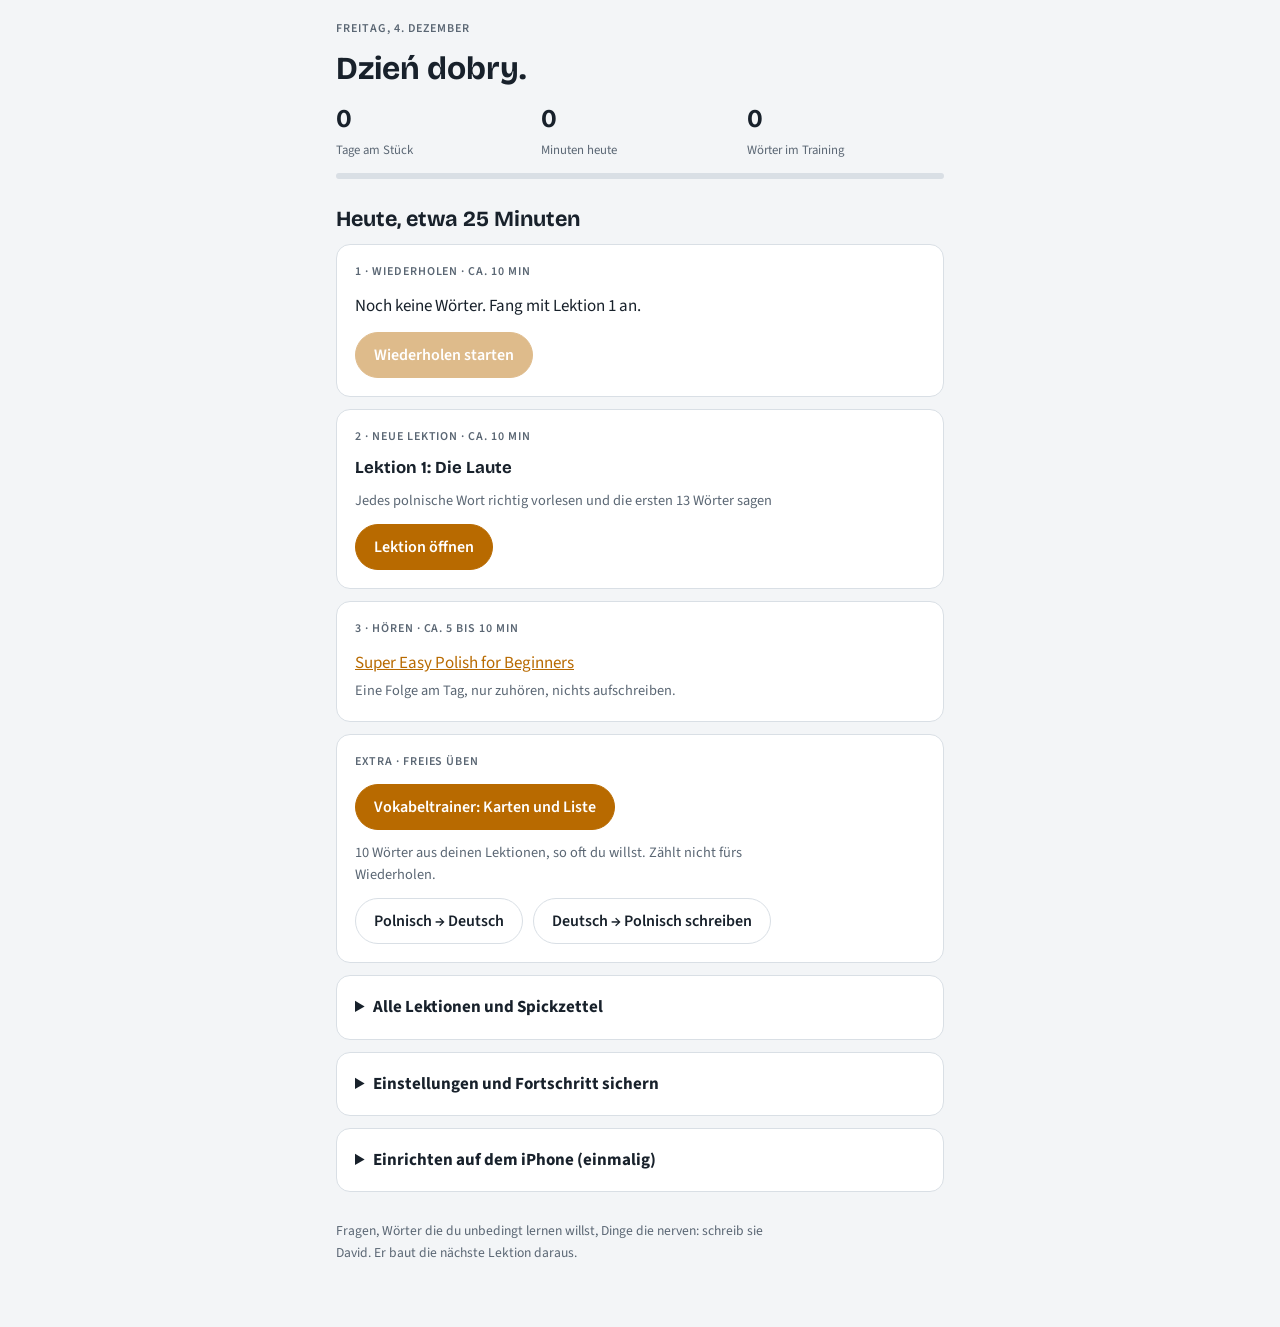
<file: index.html>
<!doctype html>
<html lang="de">
<head>
<meta charset="utf-8">
<meta name="viewport" content="width=device-width, initial-scale=1, viewport-fit=cover">
<meta name="apple-mobile-web-app-capable" content="yes">
<meta name="apple-mobile-web-app-title" content="Polski">
<meta name="theme-color" content="#f3f5f7">
<title>Polski na co dzień</title>
<link rel="apple-touch-icon" href="assets/icon-180.png">
<link rel="icon" type="image/png" href="assets/icon-180.png">
<link rel="stylesheet" href="assets/style.css">
</head>
<body>
<main class="wrap">

  <header class="stack">
    <p class="eyebrow" id="date"></p>
    <h1>Dzień dobry.</h1>
    <div class="stats">
      <div class="stat"><b id="s-streak">0</b><span>Tage am Stück</span></div>
      <div class="stat"><b id="s-min">0</b><span>Minuten heute</span></div>
      <div class="stat"><b id="s-words">0</b><span>Wörter im Training</span></div>
    </div>
    <div class="meter" title="Tagesziel 20 Minuten"><i id="s-bar"></i></div>
  </header>

  <!-- Home: the three blocks of a day -->
  <section id="home" class="stack">
    <h2>Heute, etwa 25 Minuten</h2>

    <div class="panel">
      <p class="eyebrow">1 · Wiederholen · ca. 10 Min</p>
      <p id="due-text"></p>
      <div class="row"><button type="button" class="primary" id="start">Wiederholen starten</button></div>
    </div>

    <div class="panel">
      <p class="eyebrow">2 · Neue Lektion · ca. 10 Min</p>
      <div id="next-lesson" class="stack"></div>
    </div>

    <div class="panel">
      <p class="eyebrow">3 · Hören · ca. 5 bis 10 Min</p>
      <div id="listening" class="stack"></div>
    </div>

    <div class="panel">
      <p class="eyebrow">Extra · Freies Üben</p>
      <div class="row"><a class="btn primary" href="vokabeln.html">Vokabeltrainer: Karten und Liste</a></div>
      <p class="small muted">10 Wörter aus deinen Lektionen, so oft du willst. Zählt nicht fürs Wiederholen.</p>
      <div class="row">
        <button type="button" id="free-plde">Polnisch → Deutsch</button>
        <button type="button" id="free-depl">Deutsch → Polnisch schreiben</button>
      </div>
    </div>

    <details class="panel">
      <summary><b>Alle Lektionen und Spickzettel</b></summary>
      <div id="all-lessons" class="stack"></div>
      <p><a href="reference/laute.html">Spickzettel: Die Laute</a> · <a href="vokabeln.html">Vokabeltrainer</a></p>
    </details>

    <details class="panel">
      <summary><b>Einstellungen und Fortschritt sichern</b></summary>
      <div class="stack">
        <label for="rate">Sprechtempo der Stimme: <span id="rate-val"></span></label>
        <input type="range" id="rate" min="0.6" max="1.1" step="0.05">
        <label for="voice">Stimme</label>
        <select id="voice"></select>
        <div class="row"><button type="button" id="test-voice">Stimme testen</button></div>
        <p class="small muted" id="voice-info"></p>
        <hr>
        <p class="small">Fortschritt liegt nur auf diesem Gerät. Einmal pro Woche den Code kopieren und David schicken:
          als Sicherung und damit die nächste Lektion zu dir passt.</p>
        <div class="row"><button type="button" id="export">Fortschrittscode kopieren</button></div>
        <textarea id="code" aria-label="Fortschrittscode" placeholder="Code hier einfügen, um Fortschritt wiederherzustellen"></textarea>
        <div class="row"><button type="button" id="import">Code einspielen</button></div>
        <p class="small feedback" id="code-msg"></p>
      </div>
    </details>

    <details class="panel">
      <summary><b>Einrichten auf dem iPhone (einmalig)</b></summary>
      <ol class="small">
        <li>Diese Seite in Safari öffnen, Teilen-Symbol, <b>Zum Home-Bildschirm</b>. Ab dann wie eine App öffnen. So löscht Safari den Fortschritt nicht.</li>
        <li>Bessere Stimmen: Einstellungen › Bedienungshilfen › Gesprochene Inhalte › Stimmen › Polnisch, die Stimmen laden. Danach die App ganz schließen (vom Home-Bildschirm wegwischen) und neu öffnen, dann hier unter Einstellungen auswählen.</li>
        <li>Für Schreiben und „Prüfen lassen“: Einstellungen › Allgemein › Tastatur › Tastaturen › Tastatur hinzufügen › <b>Polnisch</b>. Dort auch <b>Diktierfunktion</b> an. In der App dann im Textfeld mit 🌐 auf Polnisch wechseln und das Mikrofon der Tastatur antippen.</li>
        <li>Beim ersten Aufnehmen fragt Safari nach dem Mikrofon: erlauben.</li>
      </ol>
    </details>
  </section>

  <!-- Review session -->
  <section id="session" class="stack" hidden>
    <div class="row"><p class="eyebrow grow" id="sess-count"></p><button type="button" id="quit">Beenden</button></div>
    <div class="meter"><i id="sess-bar"></i></div>
    <div class="panel" id="card"></div>
  </section>

  <footer>
    <p>Fragen, Wörter die du unbedingt lernen willst, Dinge die nerven: schreib sie David. Er baut die nächste Lektion daraus.</p>
  </footer>
</main>

<script src="assets/content.js"></script>
<script src="assets/core.js"></script>
<script>
(function () {
  const { store, say, el, practice, stressed } = PL;
  const $ = (id) => document.getElementById(id);
  PL.trackTime();

  function shuffle(a) { a = a.slice(); for (let i = a.length - 1; i > 0; i--) { const j = Math.floor(Math.random() * (i + 1)); [a[i], a[j]] = [a[j], a[i]]; } return a; }

  function renderHome() {
    const s = store.load();
    const d = new Date();
    $("date").textContent = d.toLocaleDateString("de-DE", { weekday: "long", day: "numeric", month: "long" });
    const t = s.days[store.today()] || { seconds: 0 };
    const min = Math.floor(t.seconds / 60);
    $("s-min").textContent = min;
    $("s-bar").style.width = Math.min(100, (min / 20) * 100) + "%";
    $("s-streak").textContent = store.streak();
    $("s-words").textContent = Object.keys(s.cards).length;

    const due = store.due();
    $("due-text").textContent = due.length
      ? due.length + (due.length === 1 ? " Wort ist" : " Wörter sind") + " heute dran."
      : Object.keys(s.cards).length ? "Heute nichts fällig. Gut so: weiter mit der Lektion." : "Noch keine Wörter. Fang mit Lektion 1 an.";
    $("start").disabled = !due.length;

    const next = LESSONS.find((l) => !s.lessons[l.id]);
    const nl = $("next-lesson"); nl.innerHTML = "";
    if (next) {
      nl.append(el("h3", {}, "Lektion " + Number(next.id) + ": " + next.title),
        el("p", { class: "muted small" }, next.goal),
        el("div", { class: "row" }, el("a", { class: "btn primary", href: next.href }, "Lektion öffnen")));
    } else {
      nl.append(el("p", {}, "Alle Lektionen erledigt. Die nächste baut David gerade. Bis dahin: Wiederholen und Hören reichen."));
    }

    const li = $("listening"); li.innerHTML = "";
    LISTENING.forEach((x) => li.append(el("p", {}, el("a", { href: x.url, target: "_blank", rel: "noopener" }, x.title), el("br"), el("span", { class: "small muted" }, x.note))));

    const all = $("all-lessons"); all.innerHTML = "";
    LESSONS.forEach((l) => all.append(el("p", {},
      el("a", { href: l.href }, Number(l.id) + ". " + l.title),
      el("span", { class: "small muted" }, s.lessons[l.id] ? "  · erledigt" : ""))));

    $("rate").value = s.settings.rate; $("rate-val").textContent = s.settings.rate + "×";
  }

  /* ---------- Sessions: graded review or free practice ---------- */
  let queue = [], total = 0, doneCount = 0, retried = new Set(), mode = "review";

  function learned() { return Object.keys(store.load().cards).filter((k) => CARDS[k]); }
  function pool(id) { const l = learned(); return (l.length >= 4 ? l : Object.keys(CARDS)).filter((k) => k !== id); }
  function choices(id, field) {
    const seen = new Set([CARDS[id][field]]); const out = [id];
    for (const k of shuffle(pool(id))) { if (out.length === 4) break; if (!seen.has(CARDS[k][field])) { seen.add(CARDS[k][field]); out.push(k); } }
    return shuffle(out);
  }

  function startSession(m) {
    mode = m;
    if (m === "review") queue = shuffle(store.due()).slice(0, 30);
    else { const l = learned(); queue = shuffle(l.length ? l : LESSONS[0].cards).slice(0, 10); }
    total = queue.length; doneCount = 0; retried = new Set();
    $("home").hidden = true; $("session").hidden = false; window.scrollTo(0, 0);
    nextCard();
  }
  function endSession() { $("session").hidden = true; $("home").hidden = false; renderHome(); window.scrollTo(0, 0); }

  function finish(id, ok) {
    if (mode === "review") store.grade(id, ok);
    if (!ok && !retried.has(id)) { retried.add(id); queue.push(id); total++; }
    doneCount++; nextCard();
  }
  const nextBtn = (id, ok) => el("div", { class: "row" }, el("button", { type: "button", class: "primary", onclick: () => finish(id, ok) }, "Weiter"));

  function selfGrade(id) {
    return el("div", { class: "row" },
      el("button", { type: "button", onclick: () => finish(id, false) }, "Nochmal"),
      el("button", { type: "button", class: "primary", onclick: () => finish(id, true) }, "Wusste ich"));
  }

  /* Multiple choice in either direction. from/to are "pl" or "de". */
  function exChoose(box, id, from, showText) {
    const c = CARDS[id]; const to = from === "pl" ? "de" : "pl";
    const opts = choices(id, to);
    const fb = el("p", { class: "feedback" });
    const grid = el("div", { class: "opts" });
    opts.forEach((o) => grid.append(el("button", { type: "button", class: to === "pl" ? "pl-opt" : null, onclick: (ev) => {
      if (grid.dataset.done) return; grid.dataset.done = 1;
      const ok = o === id;
      ev.currentTarget.classList.add(ok ? "right" : "wrong");
      grid.children[opts.indexOf(id)].classList.add("right");
      fb.className = "feedback " + (ok ? "ok" : "no");
      fb.textContent = c.pl + " = " + c.de;
      if (to === "pl") say(c.pl);
      box.append(nextBtn(id, ok));
    } }, CARDS[o][to])));
    if (from === "pl") {
      box.append(el("p", { class: "eyebrow" }, showText ? "Was heißt das?" : "Hören: was heißt das?"),
        showText ? el("p", { class: "pl" }, stressed(c.syl)) : null,
        el("div", { class: "row" }, el("button", { type: "button", class: showText ? null : "primary", onclick: () => say(c.pl) }, "▶ Abspielen"),
          el("button", { type: "button", onclick: () => say(c.pl, 0.6) }, "Langsam")),
        grid, fb);
      say(c.pl);
    } else {
      box.append(el("p", { class: "eyebrow" }, "Wie heißt das auf Polnisch?"), el("p", { class: "pl" }, c.de), grid, fb);
    }
  }

  function exRead(box, id) {
    const c = CARDS[id];
    const reveal = el("div", { class: "stack", hidden: "" }, el("p", {}, el("b", {}, c.de)), el("p", { class: "small muted" }, c.hint), selfGrade(id));
    box.append(el("p", { class: "eyebrow" }, "Laut vorlesen, dann Bedeutung prüfen"),
      el("p", { class: "pl" }, stressed(c.syl)),
      practice(c),
      el("div", { class: "row" }, el("button", { type: "button", onclick: (e) => { reveal.hidden = false; e.currentTarget.remove(); } }, "Bedeutung zeigen")),
      reveal);
  }

  function exWrite(box, id) {
    const c = CARDS[id];
    const after = el("div", { class: "stack" });
    const f = PL.answerField(c, { onCheck: (r) => {
      f.lock(); say(c.pl);
      after.append(el("p", { class: "pl" }, stressed(c.syl)), el("p", { class: "small muted" }, c.hint));
      if (r.ok) after.append(nextBtn(id, true));
      else after.append(el("div", { class: "row" },
        el("button", { type: "button", onclick: () => finish(id, true) }, "War nur ein Tippfehler"),
        el("button", { type: "button", class: "primary", onclick: () => finish(id, false) }, "Weiter")));
    } });
    box.append(el("p", { class: "eyebrow" }, "Schreib es auf Polnisch"), el("p", { class: "pl" }, c.de),
      el("p", { class: "small muted" }, "Ohne ą, ł, ż geht auch. Die richtige Schreibweise siehst du danach."),
      f.node, after);
    setTimeout(() => f.input.focus(), 50);
  }

  function exSay(box, id) {
    const c = CARDS[id];
    const reveal = el("div", { class: "stack", hidden: "" }, el("p", { class: "pl" }, stressed(c.syl)), practice(c), selfGrade(id));
    box.append(el("p", { class: "eyebrow" }, "Sag es auf Polnisch, laut"),
      el("p", { class: "pl" }, c.de),
      el("div", { class: "row" }, el("button", { type: "button", class: "primary", onclick: (e) => { reveal.hidden = false; e.currentTarget.remove(); say(c.pl); } }, "Auflösen")),
      reveal);
  }

  function nextCard() {
    const box = $("card"); box.innerHTML = "";
    $("sess-bar").style.width = total ? (doneCount / total) * 100 + "%" : "0";
    if (!queue.length) {
      box.append(el("h2", {}, mode === "review" ? "Fertig für heute." : "Runde fertig."),
        el("p", {}, doneCount + (mode === "review" ? " Wiederholungen. Weiter mit der Lektion oder dem Hören." : " Wörter. Noch eine Runde geht jederzeit.")),
        el("div", { class: "row" }, el("button", { type: "button", class: "primary", onclick: endSession }, "Zurück")));
      return;
    }
    const id = queue.shift(); if (!CARDS[id]) return nextCard();
    $("sess-count").textContent = (mode === "review" ? "Wiederholen" : "Freies Üben") + " · noch " + (queue.length + 1);

    if (mode === "pl-de") return exChoose(box, id, "pl", true);
    if (mode === "de-pl") return exWrite(box, id);

    // Graded review: the exercise gets harder as the word climbs the boxes.
    const card = store.load().cards[id] || { box: 0, seen: 0 };
    if (card.box === 0) exChoose(box, id, "pl", false);      // hear, pick the German
    else if (card.box === 1) exChoose(box, id, "de", false); // German, pick the Polish
    else if (card.box === 2) exRead(box, id);                // read aloud, recall the meaning
    else if (card.box === 3) exWrite(box, id);               // German, write the Polish
    else (card.seen % 2 ? exWrite : exSay)(box, id);         // later: alternate writing and speaking
  }

  $("start").onclick = () => startSession("review");
  $("free-plde").onclick = () => startSession("pl-de");
  $("free-depl").onclick = () => startSession("de-pl");
  $("quit").onclick = endSession;

  /* ---------- Settings ---------- */
  $("rate").oninput = (e) => { const r = Number(e.target.value); store.update((s) => (s.settings.rate = r)); $("rate-val").textContent = r + "×"; };
  function renderVoices() {
    const sel = $("voice"); const vs = say.voices(); const cur = say.current();
    sel.innerHTML = "";
    if (!vs.length) { sel.append(el("option", {}, "Keine polnische Stimme gefunden")); sel.disabled = true;
      $("voice-info").textContent = "Siehe Einrichten, Punkt 2."; return; }
    sel.disabled = false;
    vs.forEach((v) => sel.append(el("option", { value: v.voiceURI, selected: cur && cur.voiceURI === v.voiceURI }, say.label(v))));
    $("voice-info").textContent = vs.length + (vs.length === 1 ? " polnische Stimme" : " polnische Stimmen") + " auf diesem Gerät. Neu geladene erscheinen erst nach Neustart der App.";
  }
  $("voice").onchange = (e) => { say.setVoice(e.target.value); say("Dzień dobry, jak się masz?"); };
  $("test-voice").onclick = () => { say("Dzień dobry, jak się masz?"); renderVoices(); };
  if ("speechSynthesis" in window) speechSynthesis.addEventListener("voiceschanged", renderVoices);
  renderVoices();
  $("export").onclick = async () => {
    const code = store.exportCode(); $("code").value = code;
    try { await navigator.clipboard.writeText(code); $("code-msg").textContent = "Kopiert. Jetzt an David schicken."; }
    catch (e) { $("code").select(); $("code-msg").textContent = "Code steht im Feld, bitte selbst kopieren."; }
  };
  $("import").onclick = () => {
    try { store.importCode($("code").value); $("code-msg").textContent = "Fortschritt wiederhergestellt."; renderHome(); }
    catch (e) { $("code-msg").textContent = "Der Code passt nicht. Vollständig eingefügt?"; }
  };

  renderHome();
  document.addEventListener("visibilitychange", () => { if (document.visibilityState === "visible" && !$("home").hidden) renderHome(); });
})();
</script>
</body>
</html>
</file>
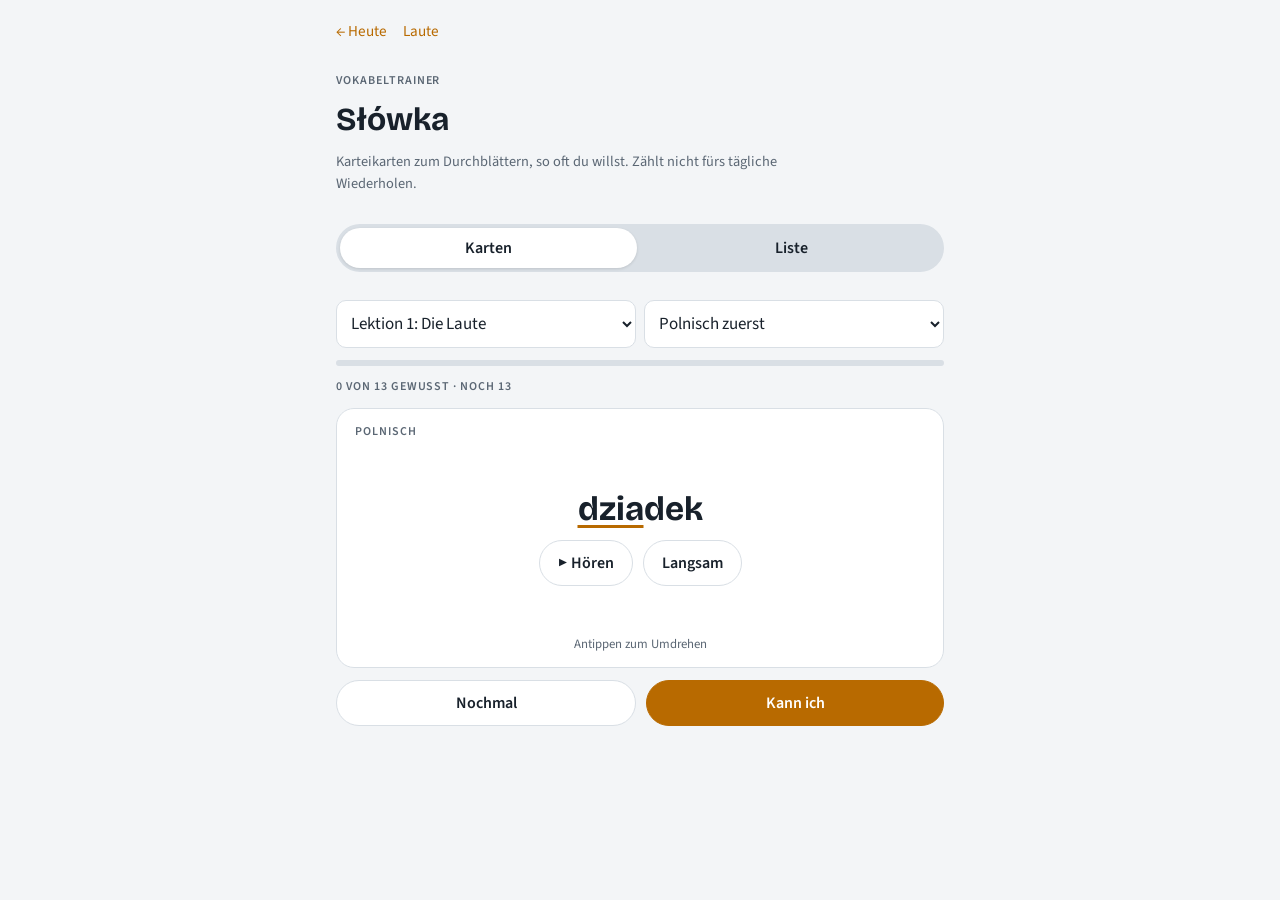
<file: vokabeln.html>
<!doctype html>
<html lang="de">
<head>
<meta charset="utf-8">
<meta name="viewport" content="width=device-width, initial-scale=1, viewport-fit=cover">
<meta name="apple-mobile-web-app-capable" content="yes">
<meta name="apple-mobile-web-app-title" content="Polski">
<link rel="apple-touch-icon" href="assets/icon-180.png">
<link rel="icon" type="image/png" href="assets/icon-180.png">
<title>Vokabeltrainer</title>
<link rel="stylesheet" href="assets/style.css">
<style>
  .tabs { display: grid; grid-template-columns: 1fr 1fr; gap: 6px; background: var(--line); padding: 4px; border-radius: 999px; }
  .tabs button { border: 0; background: transparent; min-height: 40px; }
  .tabs button[aria-selected="true"] { background: var(--surface); box-shadow: 0 1px 3px rgba(0,0,0,.12); }
  .controls { display: grid; grid-template-columns: 1fr 1fr; gap: 8px; }

  .flash { perspective: 1200px; cursor: pointer; -webkit-tap-highlight-color: transparent; }
  .flash-in { position: relative; min-height: 260px; transition: transform .45s; transform-style: preserve-3d; }
  .flash.flipped .flash-in { transform: rotateY(180deg); }
  .face { position: absolute; inset: 0; backface-visibility: hidden; -webkit-backface-visibility: hidden;
    background: var(--surface); border: 1px solid var(--line); border-radius: 18px; padding: 22px;
    display: grid; align-content: center; justify-items: center; gap: 12px; text-align: center; }
  .face.back { transform: rotateY(180deg); border-color: var(--amber); }
  .face .tap { position: absolute; bottom: 12px; font-size: .8rem; color: var(--muted); }
  .face .side { position: absolute; top: 14px; left: 18px; }

  .list table { width: 100%; border-collapse: collapse; }
  .list td { padding: 8px 4px; border-bottom: 1px solid var(--line); vertical-align: top; }
  .list td.pl-cell { font-family: var(--display); font-weight: 700; font-size: 1.1rem; }
  .list td.play { width: 52px; text-align: right; }
  .list td.play button { min-height: 38px; padding: 6px 12px; }
  input.search { width: 100%; font: inherit; border: 1px solid var(--line); border-radius: 10px; padding: 11px 12px; background: var(--surface); color: var(--ink); min-height: 46px; }
</style>
</head>
<body>
<main class="wrap">
  <nav class="nav"><a href="index.html">← Heute</a><a href="reference/laute.html">Laute</a></nav>

  <header class="stack">
    <p class="eyebrow">Vokabeltrainer</p>
    <h1>Słówka</h1>
    <p class="muted small">Karteikarten zum Durchblättern, so oft du willst. Zählt nicht fürs tägliche Wiederholen.</p>
  </header>

  <div class="tabs" role="tablist">
    <button type="button" role="tab" id="tab-cards" aria-selected="true">Karten</button>
    <button type="button" role="tab" id="tab-list" aria-selected="false">Liste</button>
  </div>

  <section id="cards" class="stack">
    <div class="controls">
      <select id="lesson" aria-label="Welche Wörter"></select>
      <select id="dir" aria-label="Richtung">
        <option value="pl">Polnisch zuerst</option>
        <option value="de">Deutsch zuerst</option>
      </select>
    </div>
    <div class="meter"><i id="bar"></i></div>
    <p class="eyebrow" id="count"></p>
    <div class="flash" id="flash" role="button" tabindex="0" aria-label="Karte umdrehen">
      <div class="flash-in">
        <div class="face front" id="front"></div>
        <div class="face back" id="back"></div>
      </div>
    </div>
    <div class="row" id="grade">
      <button type="button" class="grow" id="again">Nochmal</button>
      <button type="button" class="grow primary" id="know">Kann ich</button>
    </div>
    <div class="stack" id="end" hidden>
      <h2>Alle gewusst.</h2>
      <p id="end-msg"></p>
      <div class="row"><button type="button" class="primary" id="restart">Nochmal mischen</button></div>
    </div>
  </section>

  <section id="list" class="stack list" hidden>
    <input class="search" id="q" type="search" placeholder="Suchen, polnisch oder deutsch" aria-label="Wörter suchen" autocomplete="off" autocapitalize="off" autocorrect="off" spellcheck="false">
    <div id="list-body" class="stack"></div>
  </section>
</main>

<script src="assets/content.js"></script>
<script src="assets/core.js"></script>
<script>
(function () {
  const { el, say, stressed, store } = PL;
  const $ = (id) => document.getElementById(id);
  PL.trackTime();
  const KEY = "pl-vocab-ui";
  let ui = { lesson: "learned", dir: "pl", tab: "cards" };
  try { Object.assign(ui, JSON.parse(localStorage.getItem(KEY)) || {}); } catch (e) {}
  const saveUi = () => { try { localStorage.setItem(KEY, JSON.stringify(ui)); } catch (e) {} };

  function shuffle(a) { a = a.slice(); for (let i = a.length - 1; i > 0; i--) { const j = Math.floor(Math.random() * (i + 1)); [a[i], a[j]] = [a[j], a[i]]; } return a; }
  const allIds = () => LESSONS.flatMap((l) => l.cards).filter((k) => CARDS[k]);
  const learnedIds = () => allIds().filter((k) => store.load().cards[k]);

  /* ---------- Tabs ---------- */
  function setTab(t) {
    ui.tab = t; saveUi();
    $("tab-cards").setAttribute("aria-selected", t === "cards");
    $("tab-list").setAttribute("aria-selected", t === "list");
    $("cards").hidden = t !== "cards"; $("list").hidden = t !== "list";
  }
  $("tab-cards").onclick = () => setTab("cards");
  $("tab-list").onclick = () => setTab("list");

  /* ---------- Cards ---------- */
  const sel = $("lesson");
  const nLearned = learnedIds().length;
  if (nLearned) sel.append(el("option", { value: "learned" }, "Meine Wörter (" + nLearned + ")"));
  sel.append(el("option", { value: "all" }, "Alle Wörter (" + allIds().length + ")"));
  LESSONS.forEach((l) => sel.append(el("option", { value: l.id }, "Lektion " + Number(l.id) + ": " + l.title)));
  if (![...sel.options].some((o) => o.value === ui.lesson)) ui.lesson = nLearned ? "learned" : "0001";
  sel.value = ui.lesson; $("dir").value = ui.dir;

  let deck = [], total = 0, known = 0, rounds = 0, cur = null;

  function ids() {
    if (ui.lesson === "learned") return learnedIds();
    if (ui.lesson === "all") return allIds();
    return (LESSONS.find((l) => l.id === ui.lesson) || LESSONS[0]).cards.filter((k) => CARDS[k]);
  }
  function start() {
    deck = shuffle(ids()); total = deck.length; known = 0; rounds = 0;
    $("end").hidden = true; $("flash").hidden = false; $("grade").hidden = false;
    show();
  }
  function face(c, side) {
    const play = (rate) => el("button", { type: "button", onclick: (e) => { e.stopPropagation(); say(c.pl, rate); } }, rate ? "Langsam" : "▶ Hören");
    if (side === "pl") return [el("p", { class: "eyebrow side" }, "Polnisch"), el("p", { class: "pl" }, stressed(c.syl)),
      el("div", { class: "row" }, play(), play(0.6))];
    return [el("p", { class: "eyebrow side" }, "Deutsch"), el("p", { class: "pl" }, c.de)];
  }
  function show() {
    $("bar").style.width = total ? (known / total) * 100 + "%" : "0";
    if (!deck.length) {
      $("flash").hidden = true; $("grade").hidden = true; $("end").hidden = false;
      $("count").textContent = total + " von " + total;
      $("end-msg").textContent = total + " Wörter" + (rounds ? ", " + rounds + "× musste eins nochmal kommen." : ", alle beim ersten Mal.");
      return;
    }
    cur = deck[0]; const c = CARDS[cur];
    $("count").textContent = known + " von " + total + " gewusst · noch " + deck.length;
    const fl = $("flash"); fl.classList.remove("flipped");
    const other = ui.dir === "pl" ? "de" : "pl";
    $("front").replaceChildren(...face(c, ui.dir), el("span", { class: "tap" }, "Antippen zum Umdrehen"));
    $("back").replaceChildren(...face(c, other), el("p", { class: "small muted" }, c.hint));
    if (ui.dir === "pl") say(c.pl);
  }
  function flip() {
    const fl = $("flash"); fl.classList.toggle("flipped");
    if (fl.classList.contains("flipped") && ui.dir === "de") say(CARDS[cur].pl);
  }
  $("flash").onclick = flip;
  $("flash").onkeydown = (e) => { if (e.key === " " || e.key === "Enter") { e.preventDefault(); flip(); } };
  $("know").onclick = () => { deck.shift(); known++; show(); };
  $("again").onclick = () => {
    // Put it back a few cards later, not at the very end.
    const id = deck.shift(); rounds++;
    deck.splice(Math.min(deck.length, 3 + Math.floor(Math.random() * 3)), 0, id); show();
  };
  $("restart").onclick = start;
  sel.onchange = () => { ui.lesson = sel.value; saveUi(); start(); };
  $("dir").onchange = (e) => { ui.dir = e.target.value; saveUi(); start(); };

  /* ---------- List ---------- */
  const fold = (s) => s.toLowerCase().replace(/[ąćęłńóśźż]/g, (ch) => ({ "ą": "a", "ć": "c", "ę": "e", "ł": "l", "ń": "n", "ó": "o", "ś": "s", "ź": "z", "ż": "z" }[ch]));
  function renderList() {
    const q = fold($("q").value.trim());
    const body = $("list-body"); body.innerHTML = "";
    let hits = 0;
    LESSONS.forEach((l) => {
      const tb = el("tbody");
      l.cards.forEach((id) => {
        const c = CARDS[id]; if (!c) return;
        if (q && !fold(c.pl).includes(q) && !fold(c.de).includes(q)) return;
        hits++;
        tb.append(el("tr", {},
          el("td", { class: "pl-cell" }, stressed(c.syl)),
          el("td", {}, c.de, el("br"), el("span", { class: "small muted" }, c.hint)),
          el("td", { class: "play" }, el("button", { type: "button", "aria-label": c.pl + " anhören", onclick: () => say(c.pl) }, "▶"))));
      });
      if (tb.children.length) body.append(el("section", { class: "stack" },
        el("h2", {}, el("a", { href: l.href }, "Lektion " + Number(l.id) + ": " + l.title)), el("table", {}, tb)));
    });
    if (!hits) body.append(el("p", { class: "muted" }, "Nichts gefunden. Schreib David, welches Wort fehlt."));
  }
  $("q").oninput = renderList;

  setTab(ui.tab);
  renderList();
  start();
})();
</script>
</body>
</html>
</file>
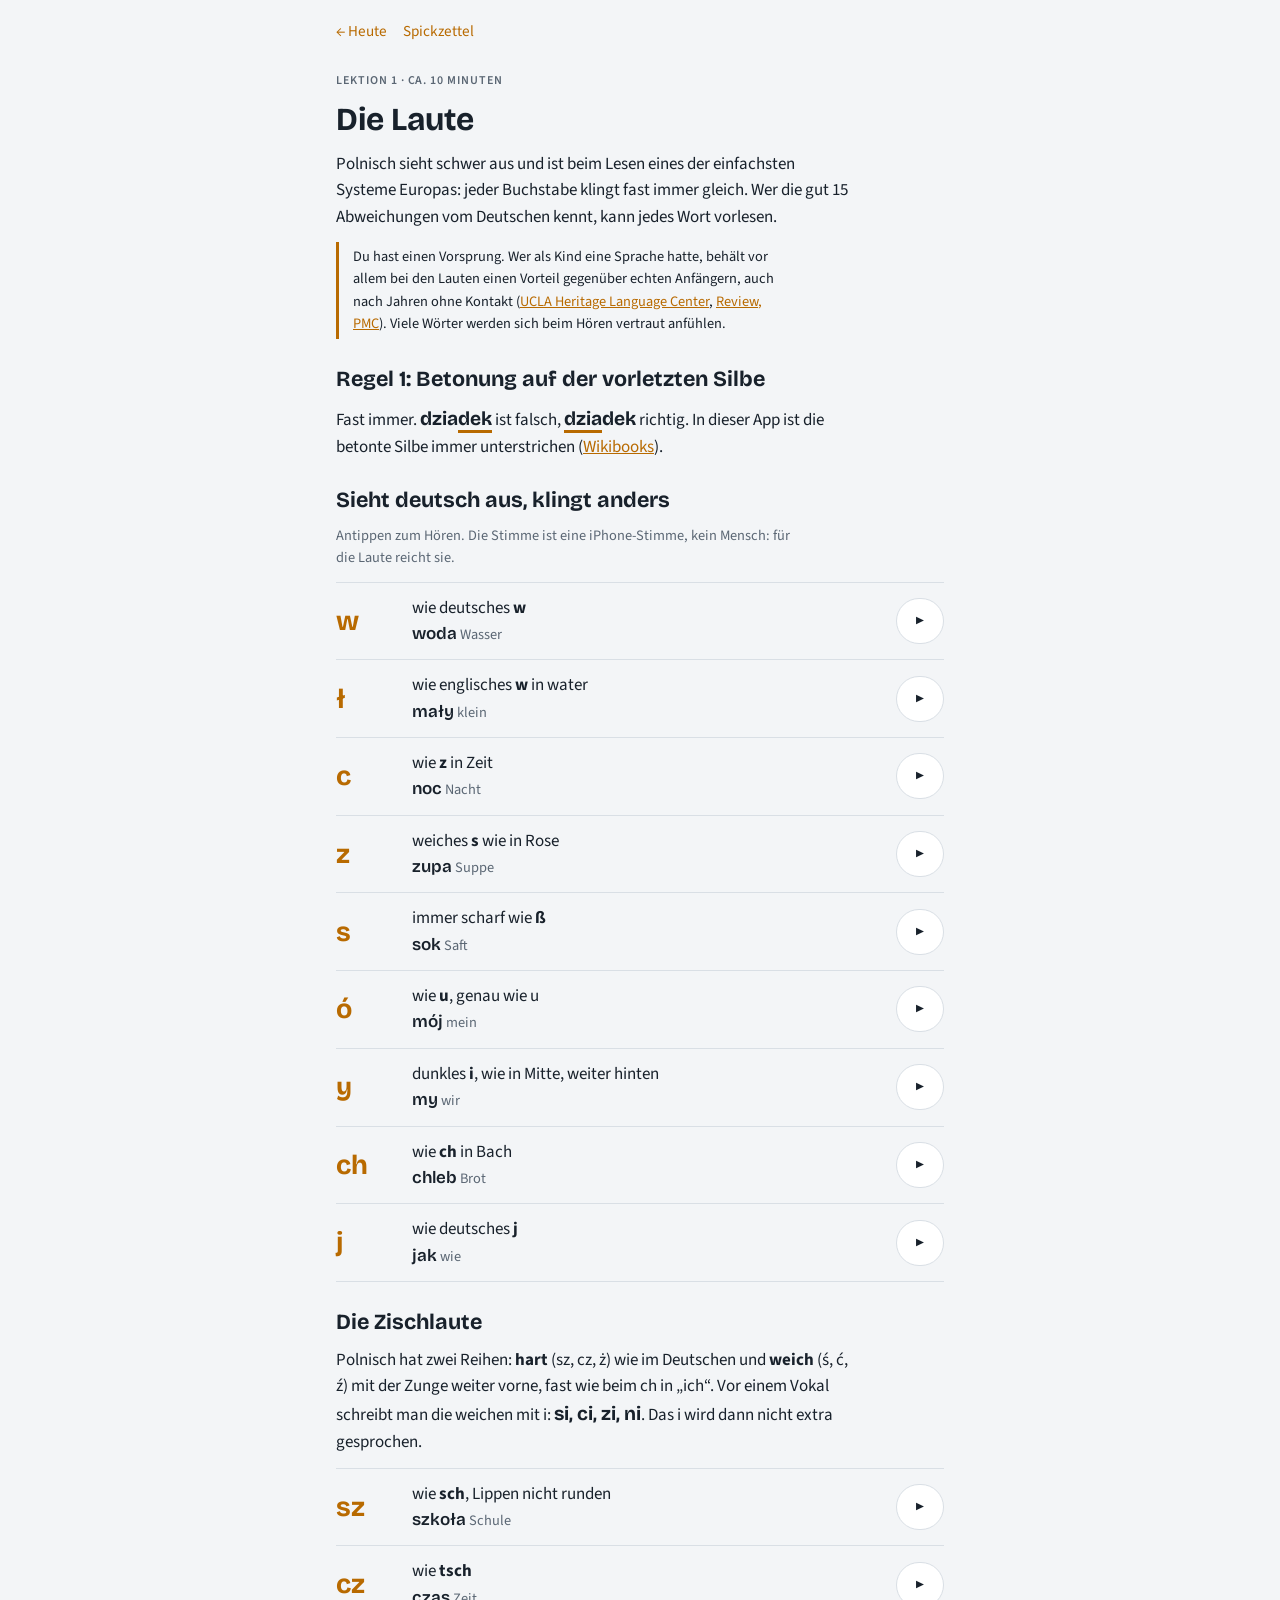
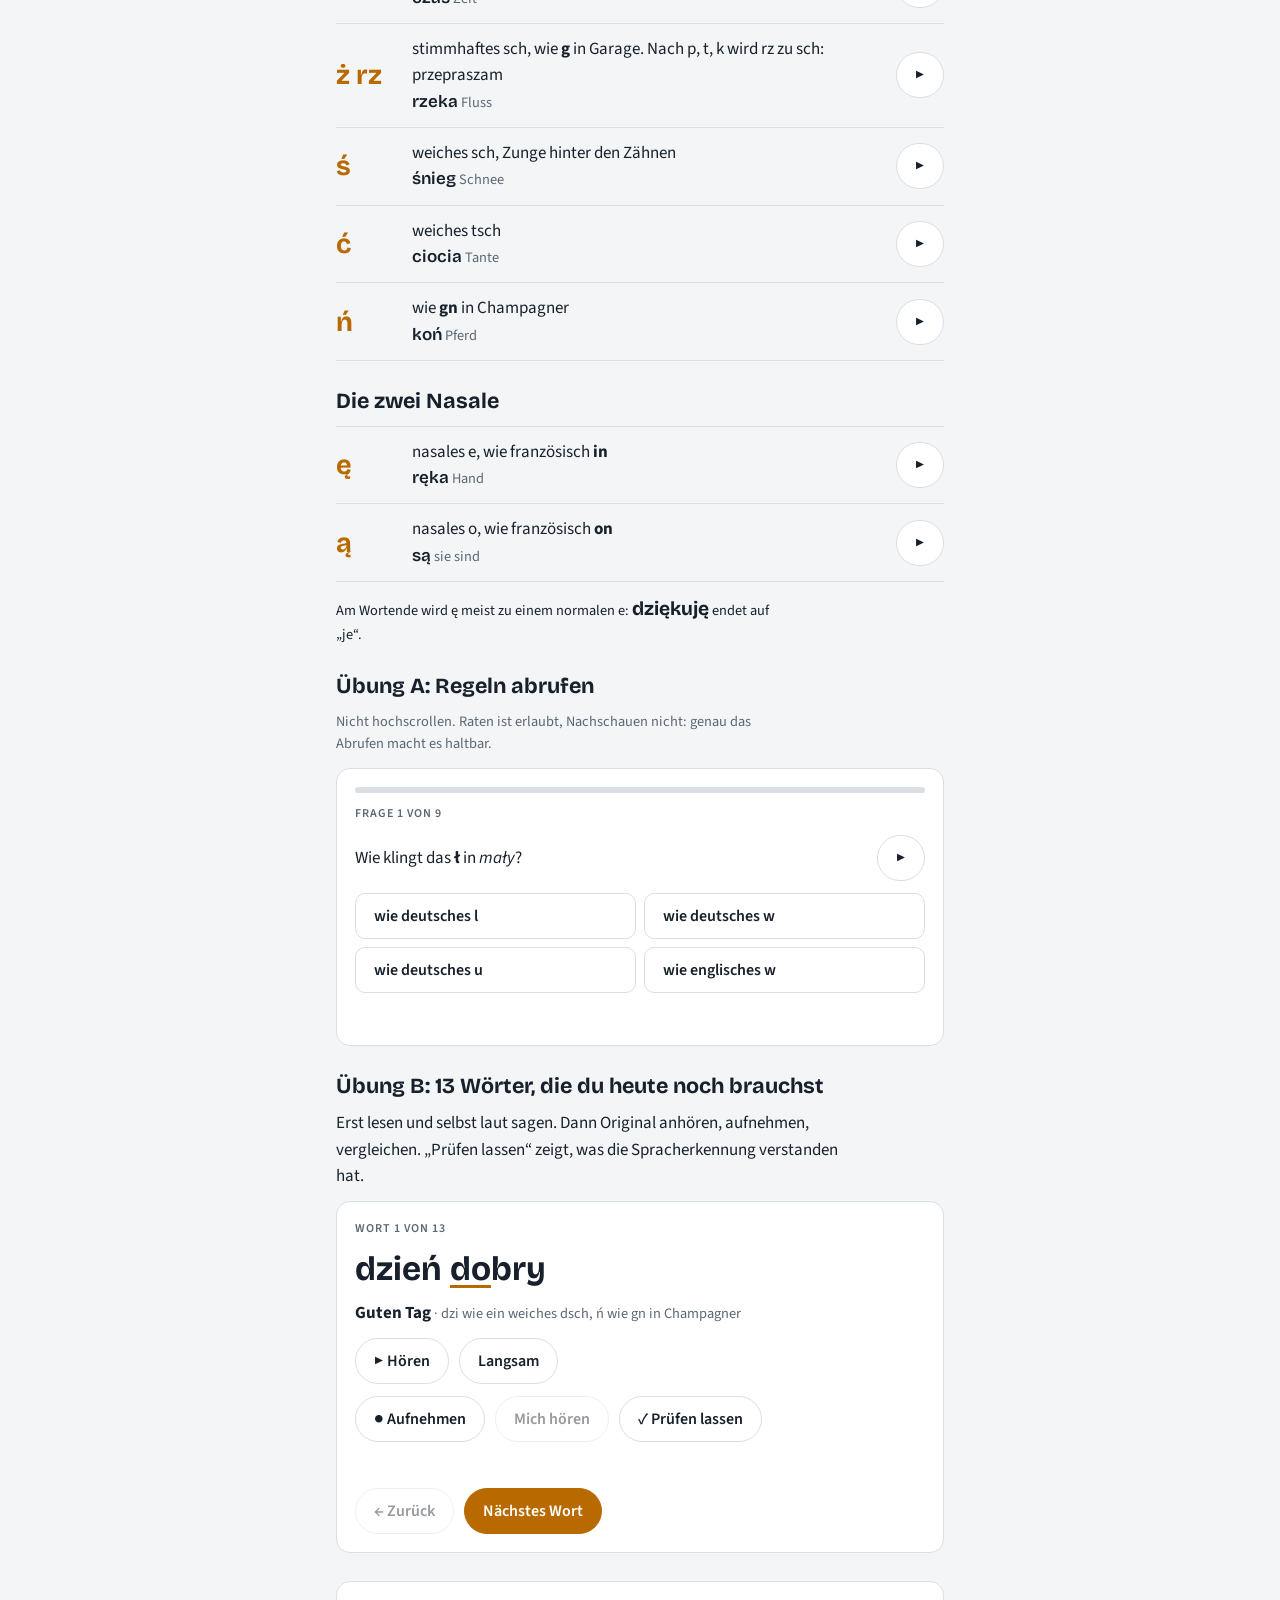
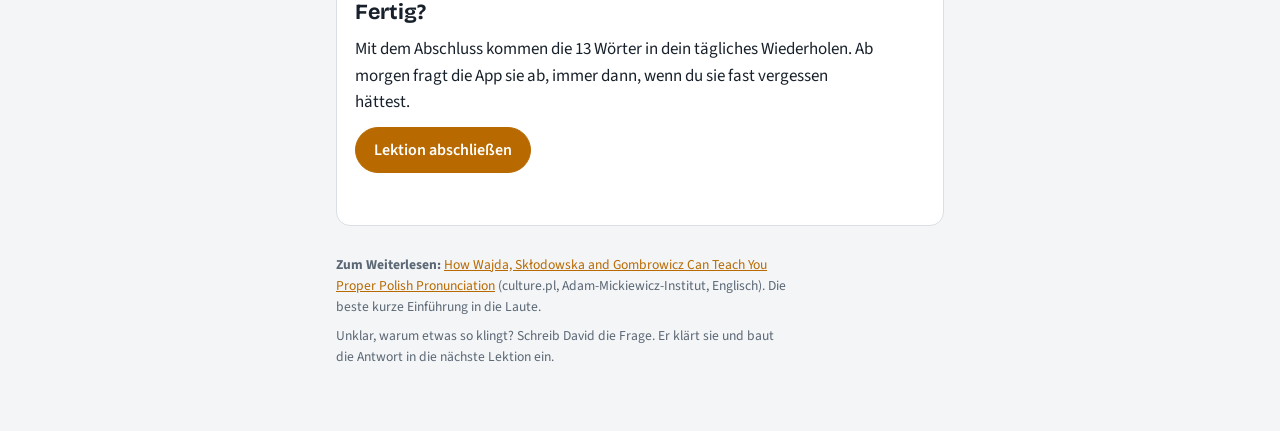
<file: lessons/0001-die-laute.html>
<!doctype html>
<html lang="de">
<head>
<meta charset="utf-8">
<meta name="viewport" content="width=device-width, initial-scale=1, viewport-fit=cover">
<title>Lektion 1: Die Laute</title>
<link rel="apple-touch-icon" href="../assets/icon-180.png">
<link rel="icon" type="image/png" href="../assets/icon-180.png">
<link rel="stylesheet" href="../assets/style.css">
</head>
<body>
<main class="wrap">
  <nav class="nav"><a href="../index.html">← Heute</a><a href="../reference/laute.html">Spickzettel</a></nav>

  <header class="stack">
    <p class="eyebrow">Lektion 1 · ca. 10 Minuten</p>
    <h1>Die Laute</h1>
    <p>Polnisch sieht schwer aus und ist beim Lesen eines der einfachsten Systeme Europas: jeder Buchstabe
      klingt fast immer gleich. Wer die gut 15 Abweichungen vom Deutschen kennt, kann jedes Wort vorlesen.</p>
    <p class="callout small">Du hast einen Vorsprung. Wer als Kind eine Sprache hatte, behält vor allem bei den Lauten
      einen Vorteil gegenüber echten Anfängern, auch nach Jahren ohne Kontakt
      (<a href="https://www.nhlrc.ucla.edu/nhlrc/events/conference/2nd/abstract/135539" target="_blank" rel="noopener">UCLA Heritage Language Center</a>,
      <a href="https://pmc.ncbi.nlm.nih.gov/articles/PMC5319333" target="_blank" rel="noopener">Review, PMC</a>).
      Viele Wörter werden sich beim Hören vertraut anfühlen.</p>
  </header>

  <section class="stack">
    <h2>Regel 1: Betonung auf der vorletzten Silbe</h2>
    <p>Fast immer. <span class="pl-sm">dzia<span class="stress">dek</span></span> ist falsch,
      <span class="pl-sm"><span class="stress">dzia</span>dek</span> richtig. In dieser App ist die betonte Silbe
      immer unterstrichen
      (<a href="https://en.wikibooks.org/wiki/Polish/Polish_pronunciation" target="_blank" rel="noopener">Wikibooks</a>).</p>
  </section>

  <section class="stack">
    <h2>Sieht deutsch aus, klingt anders</h2>
    <p class="small muted">Antippen zum Hören. Die Stimme ist eine iPhone-Stimme, kein Mensch: für die Laute reicht sie.</p>
    <div class="sounds" id="group-a"></div>
  </section>

  <section class="stack">
    <h2>Die Zischlaute</h2>
    <p>Polnisch hat zwei Reihen: <b>hart</b> (sz, cz, ż) wie im Deutschen und <b>weich</b> (ś, ć, ź) mit der Zunge
      weiter vorne, fast wie beim ch in „ich“. Vor einem Vokal schreibt man die weichen mit i: <span class="pl-sm">si, ci, zi, ni</span>.
      Das i wird dann nicht extra gesprochen.</p>
    <div class="sounds" id="group-b"></div>
  </section>

  <section class="stack">
    <h2>Die zwei Nasale</h2>
    <div class="sounds" id="group-c"></div>
    <p class="small">Am Wortende wird ę meist zu einem normalen e: <span class="pl-sm">dziękuję</span> endet auf „je“.</p>
  </section>

  <section class="stack">
    <h2>Übung A: Regeln abrufen</h2>
    <p class="small muted">Nicht hochscrollen. Raten ist erlaubt, Nachschauen nicht: genau das Abrufen macht es haltbar.</p>
    <div class="panel" id="quiz"></div>
  </section>

  <section class="stack">
    <h2>Übung B: 13 Wörter, die du heute noch brauchst</h2>
    <p>Erst lesen und selbst laut sagen. Dann Original anhören, aufnehmen, vergleichen.
      „Prüfen lassen“ zeigt, was die Spracherkennung verstanden hat.</p>
    <div class="panel" id="words"></div>
  </section>

  <section class="panel stack">
    <h2>Fertig?</h2>
    <p>Mit dem Abschluss kommen die 13 Wörter in dein tägliches Wiederholen. Ab morgen fragt die App sie ab,
      immer dann, wenn du sie fast vergessen hättest.</p>
    <div class="row"><button type="button" class="primary" id="done">Lektion abschließen</button></div>
    <p class="feedback ok" id="done-msg"></p>
  </section>

  <footer>
    <p><b>Zum Weiterlesen:</b> <a href="https://culture.pl/en/article/how-wajda-sklodowska-and-gombrowicz-can-teach-you-proper-polish-pronunciation" target="_blank" rel="noopener">How Wajda, Skłodowska and Gombrowicz Can Teach You Proper Polish Pronunciation</a>
      (culture.pl, Adam-Mickiewicz-Institut, Englisch). Die beste kurze Einführung in die Laute.</p>
    <p>Unklar, warum etwas so klingt? Schreib David die Frage. Er klärt sie und baut die Antwort in die nächste Lektion ein.</p>
  </footer>
</main>

<script src="../assets/content.js"></script>
<script src="../assets/core.js"></script>
<script src="../assets/lesson.js"></script>
<script>
(function () {
  PL.soundRows("group-a", [
    ["w", "wie deutsches <b>w</b>", "woda", "Wasser"],
    ["ł", "wie englisches <b>w</b> in water", "mały", "klein"],
    ["c", "wie <b>z</b> in Zeit", "noc", "Nacht"],
    ["z", "weiches <b>s</b> wie in Rose", "zupa", "Suppe"],
    ["s", "immer scharf wie <b>ß</b>", "sok", "Saft"],
    ["ó", "wie <b>u</b>, genau wie u", "mój", "mein"],
    ["y", "dunkles <b>i</b>, wie in Mitte, weiter hinten", "my", "wir"],
    ["ch", "wie <b>ch</b> in Bach", "chleb", "Brot"],
    ["j", "wie deutsches <b>j</b>", "jak", "wie"],
  ]);
  PL.soundRows("group-b", [
    ["sz", "wie <b>sch</b>, Lippen nicht runden", "szkoła", "Schule"],
    ["cz", "wie <b>tsch</b>", "czas", "Zeit"],
    ["ż rz", "stimmhaftes sch, wie <b>g</b> in Garage. Nach p, t, k wird rz zu sch: przepraszam", "rzeka", "Fluss"],
    ["ś", "weiches sch, Zunge hinter den Zähnen", "śnieg", "Schnee"],
    ["ć", "weiches tsch", "ciocia", "Tante"],
    ["ń", "wie <b>gn</b> in Champagner", "koń", "Pferd"],
  ]);
  PL.soundRows("group-c", [
    ["ę", "nasales e, wie französisch <b>in</b>", "ręka", "Hand"],
    ["ą", "nasales o, wie französisch <b>on</b>", "są", "sie sind"],
  ]);

  const Q = [
    { prompt: "Wie klingt das <b>ł</b> in <i>mały</i>?", audio: "mały", options: ["wie deutsches l", "wie deutsches w", "wie deutsches u", "wie englisches w"], answer: 3, why: "ł ist das englische w: ma-wy." },
    { prompt: "Wie klingt das <b>w</b> in <i>woda</i>?", audio: "woda", options: ["wie englisches w", "wie deutsches w", "wie deutsches u", "wie deutsches f"], answer: 1, why: "w ist einfach das deutsche w." },
    { prompt: "Wie klingt das <b>c</b> in <i>noc</i>?", audio: "noc", options: ["wie z in Zeit", "wie k in Kuh", "wie sch in Schuh", "wie tsch in Matsch"], answer: 0, why: "c ist immer ts, wie das deutsche z." },
    { prompt: "Wie klingt das <b>rz</b> in <i>rzeka</i>?", audio: "rzeka", options: ["wie r in Rose", "wie s in Rose", "wie g in Garage", "wie z in Zeit"], answer: 2, why: "rz klingt wie ż: das g in Garage." },
    { prompt: "Wo liegt die Betonung in <i>babcia</i>?", audio: "babcia", options: ["BAB-cia", "bab-CIA"], answer: 0, why: "Vorletzte Silbe: BAB-cia. Das i in cia zählt nicht als eigene Silbe." },
    { prompt: "Wie klingt <b>prz</b> in <i>przepraszam</i>?", audio: "przepraszam", options: ["wie p + r", "wie pr + s", "wie p + z", "wie p + sch"], answer: 3, why: "Nach p wird rz stimmlos: psche-PRA-scham." },
    { prompt: "Wie klingt das <b>ó</b> in <i>mój</i>?", audio: "mój", options: ["wie o in Rose", "wie ö in schön", "wie u in Mut", "wie a in Mann"], answer: 2, why: "ó und u klingen gleich." },
    { prompt: "Welche zwei klingen gleich?", options: ["sz und ś", "ż und rz", "cz und ć", "ł und l"], answer: 1, why: "ż und rz sind derselbe Laut, nur anders geschrieben." },
    { prompt: "Wie klingt das <b>ch</b> in <i>chleb</i>?", audio: "chleb", options: ["wie ch in Bach", "wie k in Kind", "wie sch in Schaf", "wie tsch in Tschüss"], answer: 0, why: "ch ist immer das raue ch aus Bach." },
  ];
  PL.lesson({ id: "0001", quiz: Q });
})();
</script>
</body>
</html>
</file>
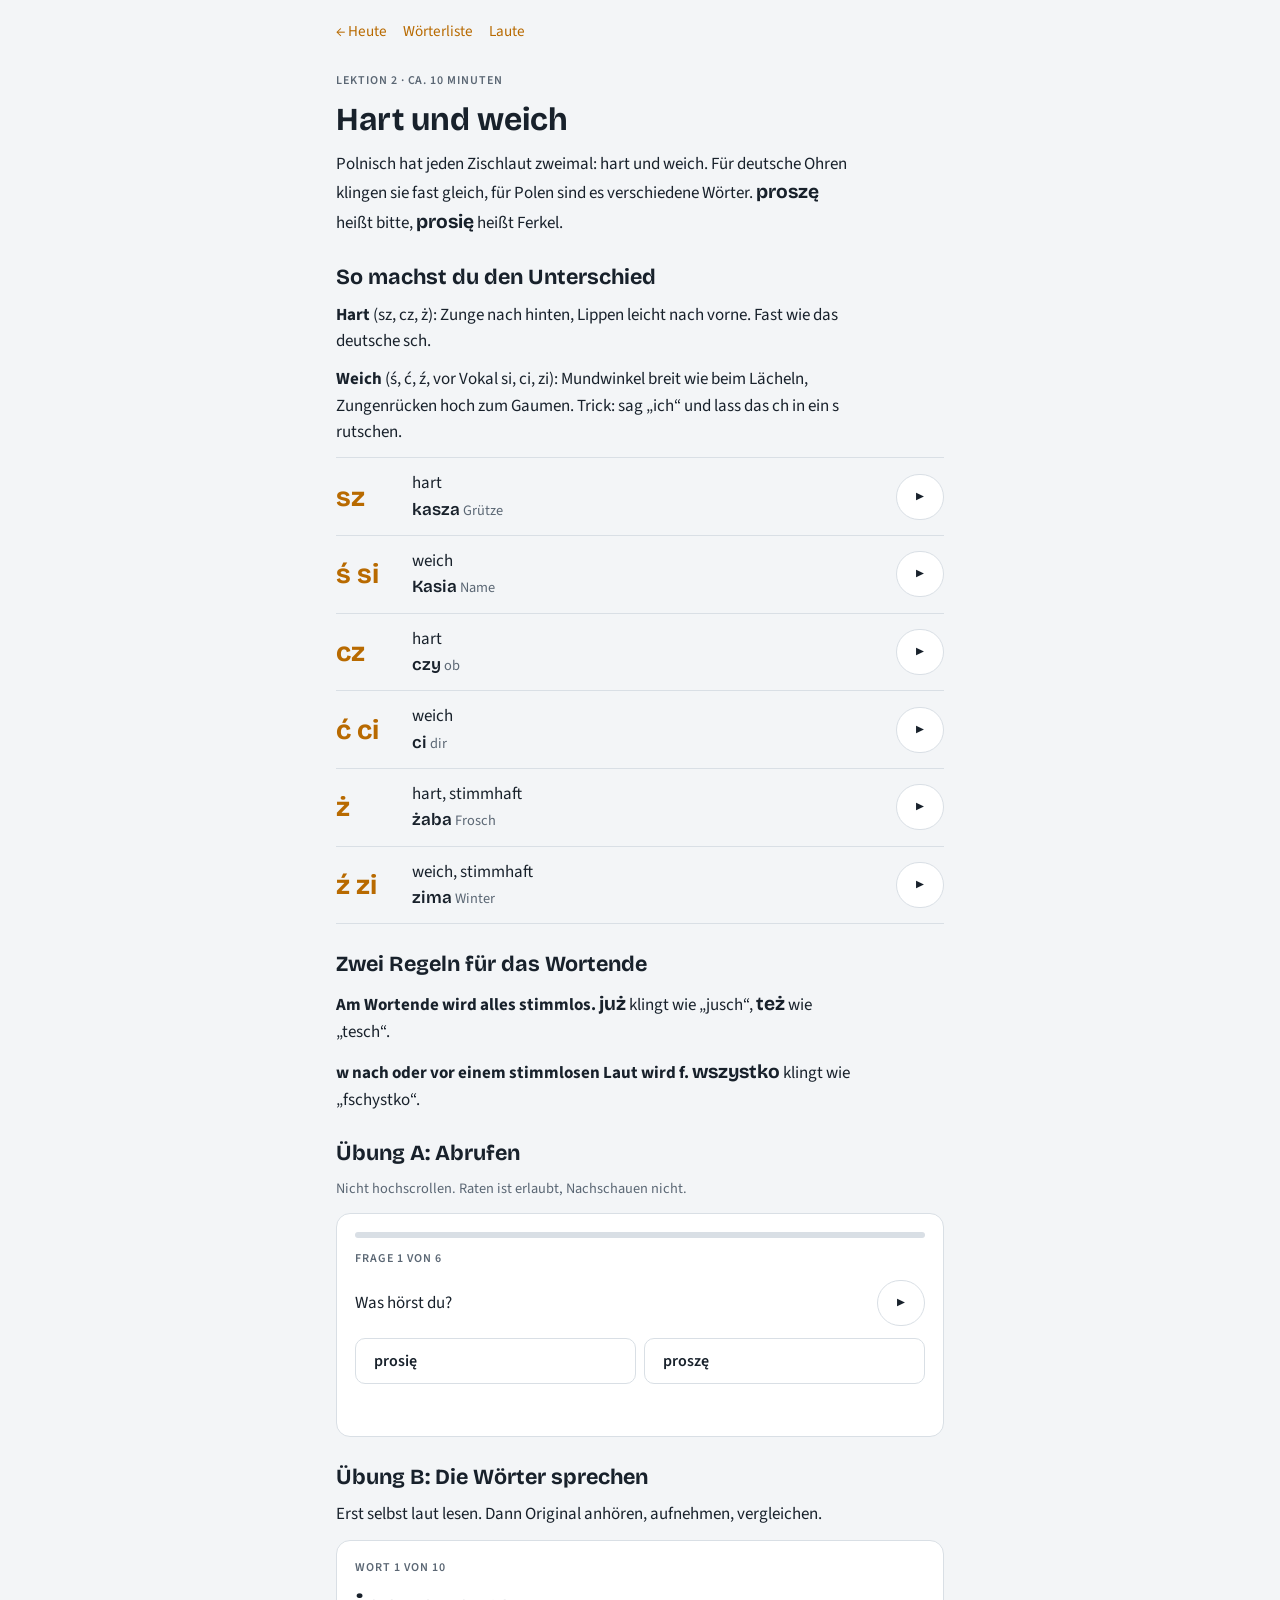
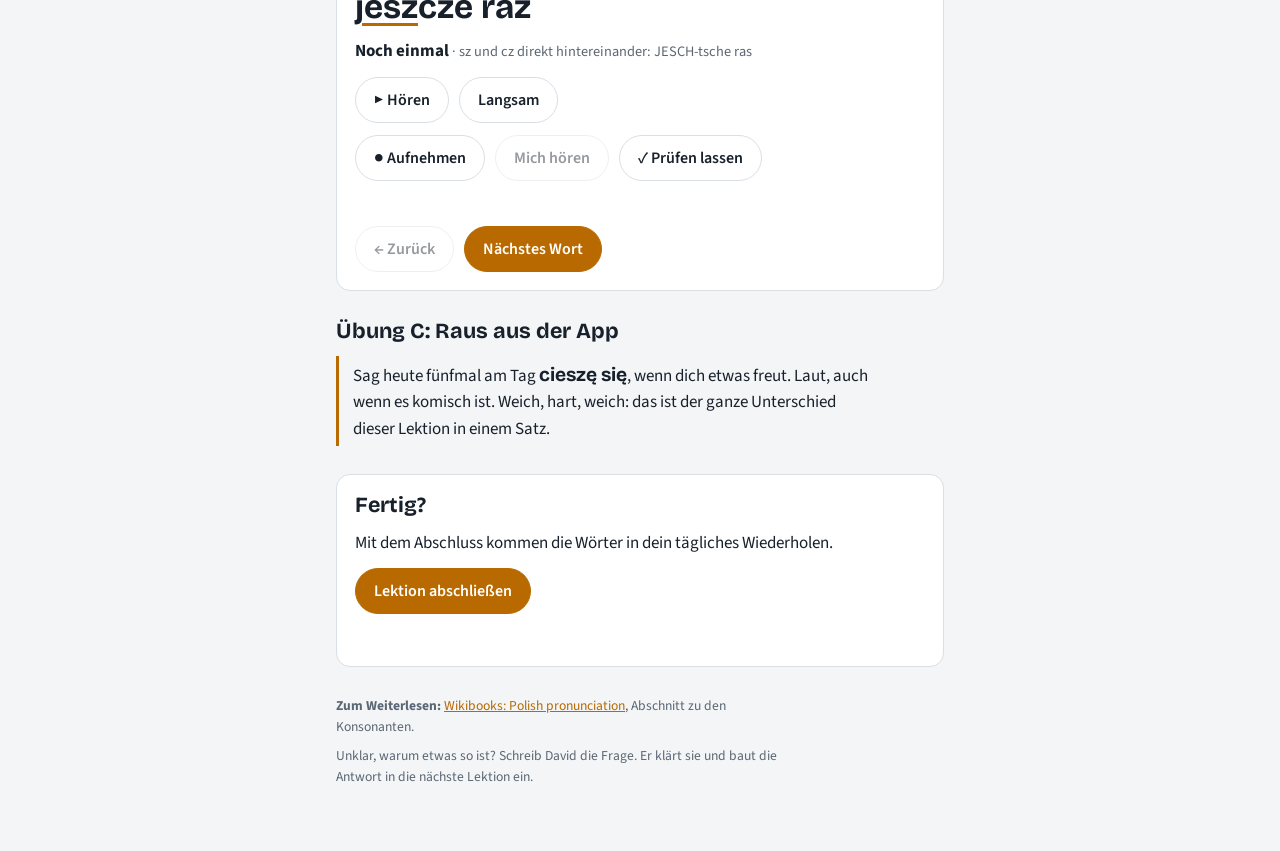
<file: lessons/0002-hart-und-weich.html>
<!doctype html>
<html lang="de">
<head>
<meta charset="utf-8">
<meta name="viewport" content="width=device-width, initial-scale=1, viewport-fit=cover">
<title>Lektion 2: Hart und weich</title>
<link rel="apple-touch-icon" href="../assets/icon-180.png">
<link rel="icon" type="image/png" href="../assets/icon-180.png">
<link rel="stylesheet" href="../assets/style.css">
</head>
<body>
<main class="wrap">
  <nav class="nav"><a href="../index.html">← Heute</a><a href="../reference/woerter.html">Wörterliste</a><a href="../reference/laute.html">Laute</a></nav>

  <header class="stack">
    <p class="eyebrow">Lektion 2 · ca. 10 Minuten</p>
    <h1>Hart und weich</h1>
    <p>Polnisch hat jeden Zischlaut zweimal: hart und weich. Für deutsche Ohren klingen sie fast gleich, für Polen sind es verschiedene Wörter. <span class="pl-sm">proszę</span> heißt bitte, <span class="pl-sm">prosię</span> heißt Ferkel.</p>
  </header>

  <section class="stack">
    <h2>So machst du den Unterschied</h2>
    <p><b>Hart</b> (sz, cz, ż): Zunge nach hinten, Lippen leicht nach vorne. Fast wie das deutsche sch.</p>
    <p><b>Weich</b> (ś, ć, ź, vor Vokal si, ci, zi): Mundwinkel breit wie beim Lächeln, Zungenrücken hoch zum Gaumen. Trick: sag „ich“ und lass das ch in ein s rutschen.</p>
    <div class="sounds" id="pairs"></div>
  </section>

  <section class="stack">
    <h2>Zwei Regeln für das Wortende</h2>
    <p><b>Am Wortende wird alles stimmlos.</b> <span class="pl-sm">już</span> klingt wie „jusch“, <span class="pl-sm">też</span> wie „tesch“.</p>
    <p><b>w nach oder vor einem stimmlosen Laut wird f.</b> <span class="pl-sm">wszystko</span> klingt wie „fschystko“.</p>
  </section>

  <section class="stack">
    <h2>Übung A: Abrufen</h2>
    <p class="small muted">Nicht hochscrollen. Raten ist erlaubt, Nachschauen nicht.</p>
    <div class="panel" id="quiz"></div>
  </section>

  <section class="stack">
    <h2>Übung B: Die Wörter sprechen</h2>
    <p>Erst selbst laut lesen. Dann Original anhören, aufnehmen, vergleichen.</p>
    <div class="panel" id="words"></div>
  </section>

  <section class="stack">
    <h2>Übung C: Raus aus der App</h2>
    <div class="callout"><p>Sag heute fünfmal am Tag <span class="pl-sm">cieszę się</span>, wenn dich etwas freut. Laut, auch wenn es komisch ist. Weich, hart, weich: das ist der ganze Unterschied dieser Lektion in einem Satz.</p></div>
  </section>

  <section class="panel stack">
    <h2>Fertig?</h2>
    <p>Mit dem Abschluss kommen die Wörter in dein tägliches Wiederholen.</p>
    <div class="row"><button type="button" class="primary" id="done">Lektion abschließen</button></div>
    <p class="feedback ok" id="done-msg"></p>
  </section>

  <footer>
    <p><b>Zum Weiterlesen:</b> <a href="https://en.wikibooks.org/wiki/Polish/Polish_pronunciation" target="_blank" rel="noopener">Wikibooks: Polish pronunciation</a>, Abschnitt zu den Konsonanten.</p>
    <p>Unklar, warum etwas so ist? Schreib David die Frage. Er klärt sie und baut die Antwort in die nächste Lektion ein.</p>
  </footer>
</main>

<script src="../assets/content.js"></script>
<script src="../assets/core.js"></script>
<script src="../assets/lesson.js"></script>
<script>
(function () {
  PL.soundRows("pairs", [["sz", "hart", "kasza", "Grütze"], ["ś si", "weich", "Kasia", "Name"], ["cz", "hart", "czy", "ob"], ["ć ci", "weich", "ci", "dir"], ["ż", "hart, stimmhaft", "żaba", "Frosch"], ["ź zi", "weich, stimmhaft", "zima", "Winter"]]);
  PL.lesson({ id: "0002", quiz: [
 {
  "prompt": "Was hörst du?",
  "options": [
   "prosię",
   "proszę"
  ],
  "answer": 1,
  "why": "proszę mit hartem sz heißt bitte. prosię mit weichem si heißt Ferkel.",
  "audio": "proszę"
 },
 {
  "prompt": "Was hörst du?",
  "options": [
   "Kasia",
   "kasza"
  ],
  "answer": 0,
  "why": "Kasia ist ein Name, kasza heißt Grütze.",
  "audio": "Kasia"
 },
 {
  "prompt": "Was hörst du?",
  "options": [
   "ci",
   "czy"
  ],
  "answer": 1,
  "why": "czy ist das Fragewort ob, ci heißt dir.",
  "audio": "czy"
 },
 {
  "prompt": "Was hörst du?",
  "options": [
   "cieszę",
   "czeszę"
  ],
  "answer": 0,
  "why": "cieszę się heißt ich freue mich, czeszę heißt ich kämme.",
  "audio": "cieszę"
 },
 {
  "prompt": "Wie klingt das <b>w</b> in <i>wszystko</i>?",
  "options": [
   "wie w",
   "wie f"
  ],
  "answer": 1,
  "why": "Vor dem stimmlosen sz wird w zu f.",
  "audio": "wszystko"
 },
 {
  "prompt": "Welche Reihe ist weich?",
  "options": [
   "ś, ć, ź",
   "sz, cz, ż"
  ],
  "answer": 0,
  "why": "Die Striche oben machen weich, genau wie ein i danach."
 }
] });
})();
</script>
</body>
</html>
</file>
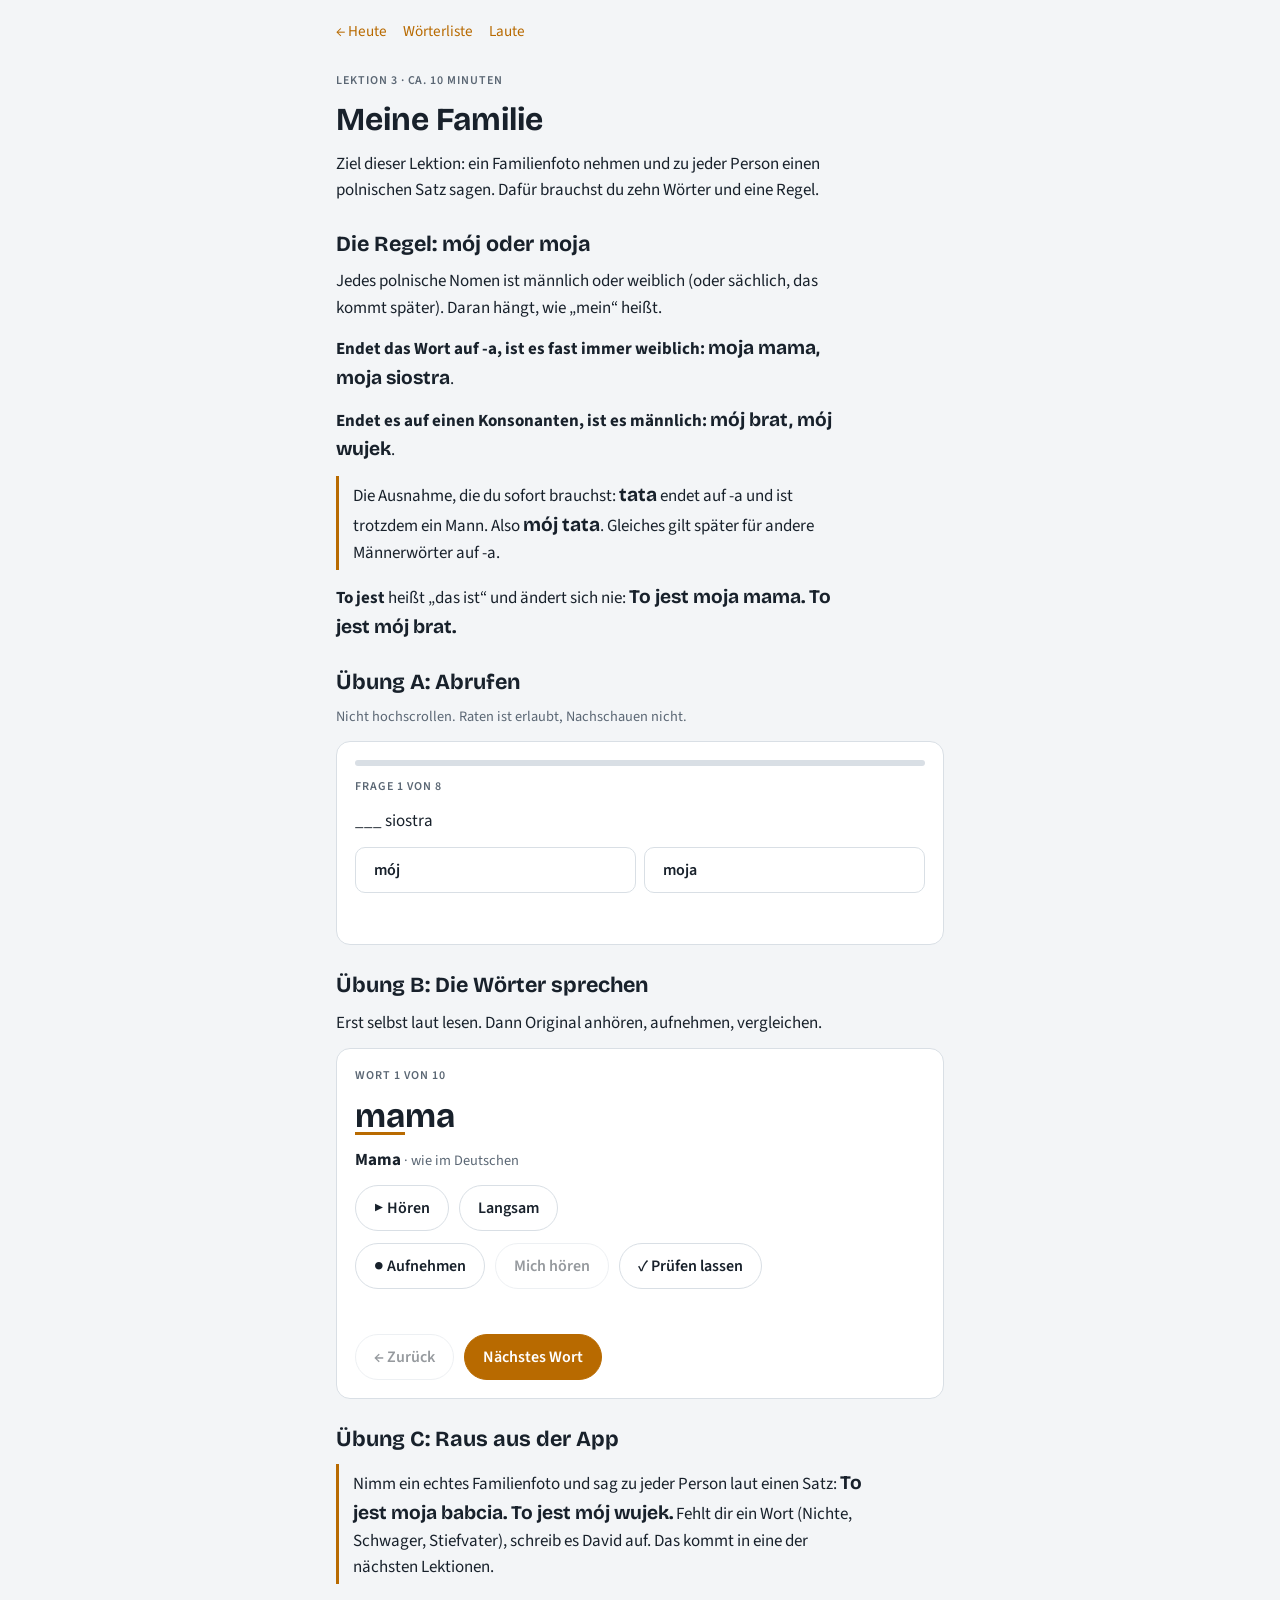
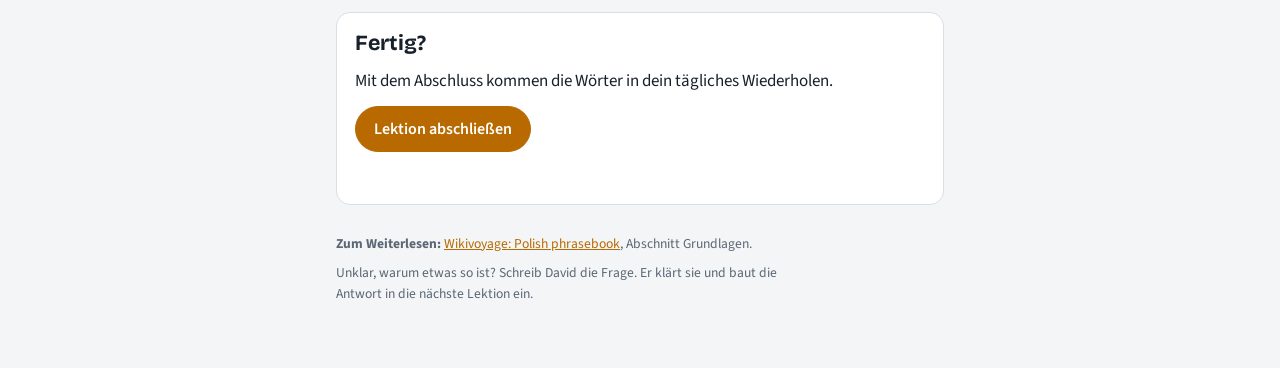
<file: lessons/0003-familie.html>
<!doctype html>
<html lang="de">
<head>
<meta charset="utf-8">
<meta name="viewport" content="width=device-width, initial-scale=1, viewport-fit=cover">
<title>Lektion 3: Meine Familie</title>
<link rel="apple-touch-icon" href="../assets/icon-180.png">
<link rel="icon" type="image/png" href="../assets/icon-180.png">
<link rel="stylesheet" href="../assets/style.css">
</head>
<body>
<main class="wrap">
  <nav class="nav"><a href="../index.html">← Heute</a><a href="../reference/woerter.html">Wörterliste</a><a href="../reference/laute.html">Laute</a></nav>

  <header class="stack">
    <p class="eyebrow">Lektion 3 · ca. 10 Minuten</p>
    <h1>Meine Familie</h1>
    <p>Ziel dieser Lektion: ein Familienfoto nehmen und zu jeder Person einen polnischen Satz sagen. Dafür brauchst du zehn Wörter und eine Regel.</p>
  </header>

  <section class="stack">
    <h2>Die Regel: mój oder moja</h2>
    <p>Jedes polnische Nomen ist männlich oder weiblich (oder sächlich, das kommt später). Daran hängt, wie „mein“ heißt.</p>
    <p><b>Endet das Wort auf -a, ist es fast immer weiblich:</b> <span class="pl-sm">moja mama, moja siostra</span>.</p>
    <p><b>Endet es auf einen Konsonanten, ist es männlich:</b> <span class="pl-sm">mój brat, mój wujek</span>.</p>
    <p class="callout">Die Ausnahme, die du sofort brauchst: <span class="pl-sm">tata</span> endet auf -a und ist trotzdem ein Mann. Also <span class="pl-sm">mój tata</span>. Gleiches gilt später für andere Männerwörter auf -a.</p>
    <p><b>To jest</b> heißt „das ist“ und ändert sich nie: <span class="pl-sm">To jest moja mama. To jest mój brat.</span></p>
  </section>

  <section class="stack">
    <h2>Übung A: Abrufen</h2>
    <p class="small muted">Nicht hochscrollen. Raten ist erlaubt, Nachschauen nicht.</p>
    <div class="panel" id="quiz"></div>
  </section>

  <section class="stack">
    <h2>Übung B: Die Wörter sprechen</h2>
    <p>Erst selbst laut lesen. Dann Original anhören, aufnehmen, vergleichen.</p>
    <div class="panel" id="words"></div>
  </section>

  <section class="stack">
    <h2>Übung C: Raus aus der App</h2>
    <div class="callout"><p>Nimm ein echtes Familienfoto und sag zu jeder Person laut einen Satz: <span class="pl-sm">To jest moja babcia. To jest mój wujek.</span> Fehlt dir ein Wort (Nichte, Schwager, Stiefvater), schreib es David auf. Das kommt in eine der nächsten Lektionen.</p></div>
  </section>

  <section class="panel stack">
    <h2>Fertig?</h2>
    <p>Mit dem Abschluss kommen die Wörter in dein tägliches Wiederholen.</p>
    <div class="row"><button type="button" class="primary" id="done">Lektion abschließen</button></div>
    <p class="feedback ok" id="done-msg"></p>
  </section>

  <footer>
    <p><b>Zum Weiterlesen:</b> <a href="https://en.wikivoyage.org/wiki/Polish_phrasebook" target="_blank" rel="noopener">Wikivoyage: Polish phrasebook</a>, Abschnitt Grundlagen.</p>
    <p>Unklar, warum etwas so ist? Schreib David die Frage. Er klärt sie und baut die Antwort in die nächste Lektion ein.</p>
  </footer>
</main>

<script src="../assets/content.js"></script>
<script src="../assets/core.js"></script>
<script src="../assets/lesson.js"></script>
<script>
(function () {
  PL.lesson({ id: "0003", quiz: [
 {
  "prompt": "___ siostra",
  "options": [
   "mój",
   "moja"
  ],
  "answer": 1,
  "why": "siostra endet auf -a: moja siostra."
 },
 {
  "prompt": "___ brat",
  "options": [
   "mój",
   "moja"
  ],
  "answer": 0,
  "why": "brat endet auf Konsonant: mój brat."
 },
 {
  "prompt": "___ tata",
  "options": [
   "moja",
   "mój"
  ],
  "answer": 1,
  "why": "Die Ausnahme: tata ist ein Mann, also mój tata."
 },
 {
  "prompt": "___ ciocia",
  "options": [
   "moja",
   "mój"
  ],
  "answer": 0,
  "why": "ciocia endet auf -a: moja ciocia."
 },
 {
  "prompt": "___ wujek",
  "options": [
   "mój",
   "moja"
  ],
  "answer": 0,
  "why": "wujek endet auf Konsonant: mój wujek."
 },
 {
  "prompt": "___ rodzina",
  "options": [
   "mój",
   "moja"
  ],
  "answer": 1,
  "why": "rodzina endet auf -a: moja rodzina."
 },
 {
  "prompt": "___ dziadek",
  "options": [
   "moja",
   "mój"
  ],
  "answer": 1,
  "why": "dziadek endet auf Konsonant: mój dziadek."
 },
 {
  "prompt": "Was heißt <i>kuzynka</i>?",
  "options": [
   "Tante",
   "Cousine",
   "Nichte",
   "Schwester"
  ],
  "answer": 1,
  "why": "kuzynka ist die Cousine, kuzyn der Cousin.",
  "audio": "kuzynka"
 }
] });
})();
</script>
</body>
</html>
</file>
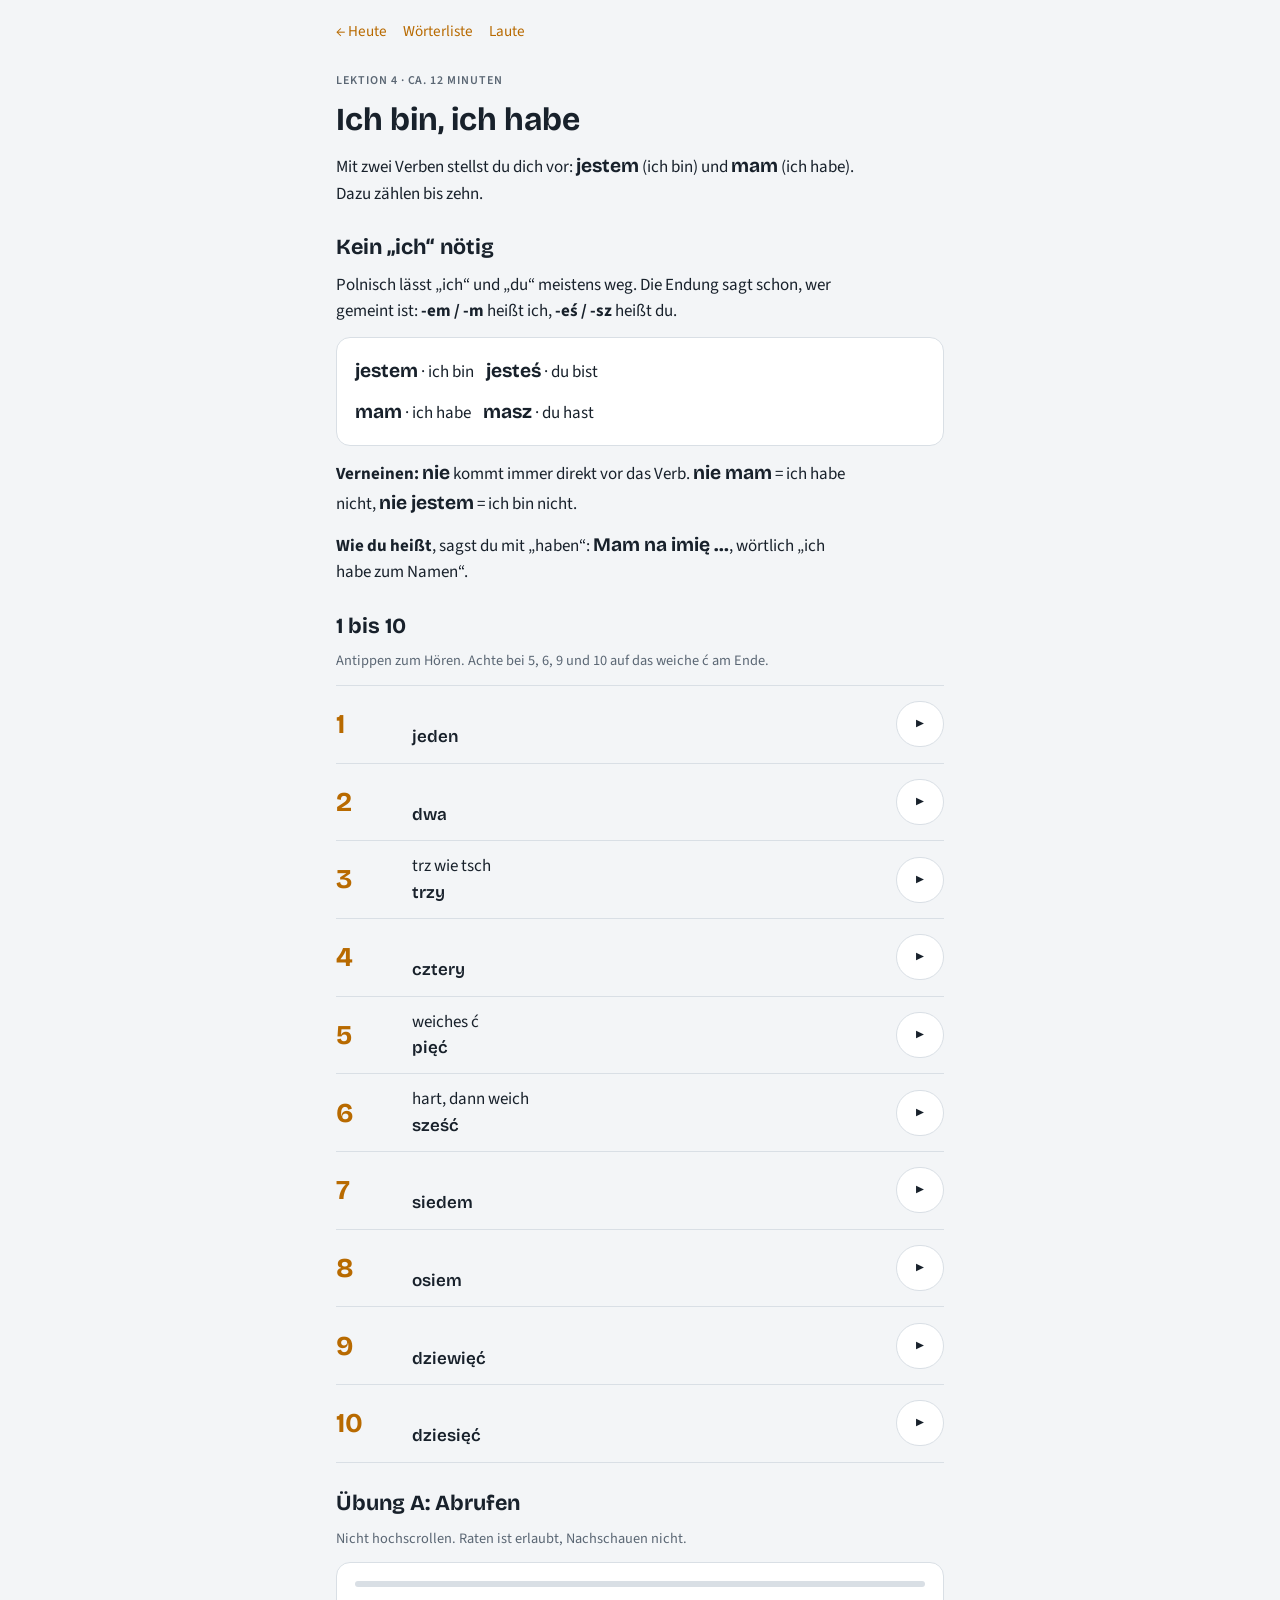
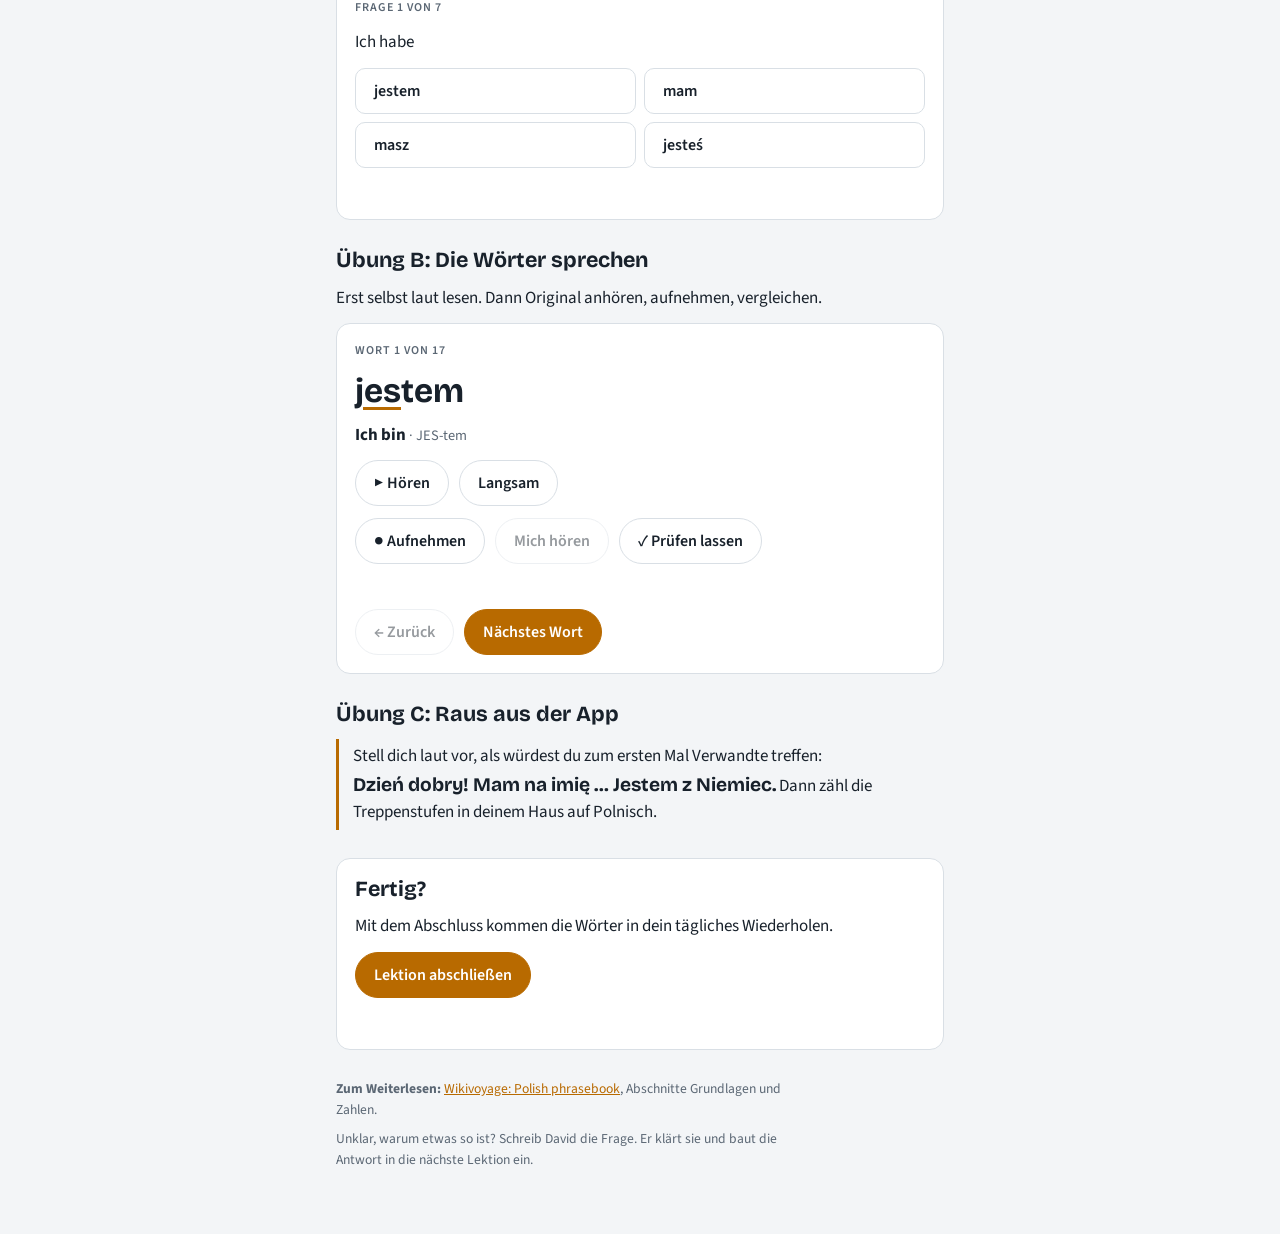
<file: lessons/0004-ich-bin-ich-habe.html>
<!doctype html>
<html lang="de">
<head>
<meta charset="utf-8">
<meta name="viewport" content="width=device-width, initial-scale=1, viewport-fit=cover">
<title>Lektion 4: Ich bin, ich habe</title>
<link rel="apple-touch-icon" href="../assets/icon-180.png">
<link rel="icon" type="image/png" href="../assets/icon-180.png">
<link rel="stylesheet" href="../assets/style.css">
</head>
<body>
<main class="wrap">
  <nav class="nav"><a href="../index.html">← Heute</a><a href="../reference/woerter.html">Wörterliste</a><a href="../reference/laute.html">Laute</a></nav>

  <header class="stack">
    <p class="eyebrow">Lektion 4 · ca. 12 Minuten</p>
    <h1>Ich bin, ich habe</h1>
    <p>Mit zwei Verben stellst du dich vor: <span class="pl-sm">jestem</span> (ich bin) und <span class="pl-sm">mam</span> (ich habe). Dazu zählen bis zehn.</p>
  </header>

  <section class="stack">
    <h2>Kein „ich“ nötig</h2>
    <p>Polnisch lässt „ich“ und „du“ meistens weg. Die Endung sagt schon, wer gemeint ist: <b>-em / -m</b> heißt ich, <b>-eś / -sz</b> heißt du.</p>
    <div class="panel">
      <p><span class="pl-sm">jestem</span> · ich bin &nbsp;&nbsp; <span class="pl-sm">jesteś</span> · du bist</p>
      <p><span class="pl-sm">mam</span> · ich habe &nbsp;&nbsp; <span class="pl-sm">masz</span> · du hast</p>
    </div>
    <p><b>Verneinen:</b> <span class="pl-sm">nie</span> kommt immer direkt vor das Verb. <span class="pl-sm">nie mam</span> = ich habe nicht, <span class="pl-sm">nie jestem</span> = ich bin nicht.</p>
    <p><b>Wie du heißt</b>, sagst du mit „haben“: <span class="pl-sm">Mam na imię …</span>, wörtlich „ich habe zum Namen“.</p>
  </section>

  <section class="stack">
    <h2>1 bis 10</h2>
    <p class="small muted">Antippen zum Hören. Achte bei 5, 6, 9 und 10 auf das weiche ć am Ende.</p>
    <div class="sounds" id="nums"></div>
  </section>

  <section class="stack">
    <h2>Übung A: Abrufen</h2>
    <p class="small muted">Nicht hochscrollen. Raten ist erlaubt, Nachschauen nicht.</p>
    <div class="panel" id="quiz"></div>
  </section>

  <section class="stack">
    <h2>Übung B: Die Wörter sprechen</h2>
    <p>Erst selbst laut lesen. Dann Original anhören, aufnehmen, vergleichen.</p>
    <div class="panel" id="words"></div>
  </section>

  <section class="stack">
    <h2>Übung C: Raus aus der App</h2>
    <div class="callout"><p>Stell dich laut vor, als würdest du zum ersten Mal Verwandte treffen: <span class="pl-sm">Dzień dobry! Mam na imię … Jestem z Niemiec.</span> Dann zähl die Treppenstufen in deinem Haus auf Polnisch.</p></div>
  </section>

  <section class="panel stack">
    <h2>Fertig?</h2>
    <p>Mit dem Abschluss kommen die Wörter in dein tägliches Wiederholen.</p>
    <div class="row"><button type="button" class="primary" id="done">Lektion abschließen</button></div>
    <p class="feedback ok" id="done-msg"></p>
  </section>

  <footer>
    <p><b>Zum Weiterlesen:</b> <a href="https://en.wikivoyage.org/wiki/Polish_phrasebook" target="_blank" rel="noopener">Wikivoyage: Polish phrasebook</a>, Abschnitte Grundlagen und Zahlen.</p>
    <p>Unklar, warum etwas so ist? Schreib David die Frage. Er klärt sie und baut die Antwort in die nächste Lektion ein.</p>
  </footer>
</main>

<script src="../assets/content.js"></script>
<script src="../assets/core.js"></script>
<script src="../assets/lesson.js"></script>
<script>
(function () {
  PL.soundRows("nums", [["1", "", "jeden", ""], ["2", "", "dwa", ""], ["3", "trz wie tsch", "trzy", ""], ["4", "", "cztery", ""], ["5", "weiches ć", "pięć", ""], ["6", "hart, dann weich", "sześć", ""], ["7", "", "siedem", ""], ["8", "", "osiem", ""], ["9", "", "dziewięć", ""], ["10", "", "dziesięć", ""]]);
  PL.lesson({ id: "0004", quiz: [
 {
  "prompt": "Ich habe",
  "options": [
   "jestem",
   "mam",
   "masz",
   "jesteś"
  ],
  "answer": 1,
  "why": "mam = ich habe, masz = du hast."
 },
 {
  "prompt": "Du bist",
  "options": [
   "mam",
   "masz",
   "jesteś",
   "jestem"
  ],
  "answer": 2,
  "why": "jesteś: die Endung -eś zeigt du."
 },
 {
  "prompt": "Welche Zahl hörst du?",
  "options": [
   "7",
   "6",
   "9",
   "8"
  ],
  "answer": 0,
  "why": "siedem = 7. sześć = 6, osiem = 8.",
  "audio": "siedem"
 },
 {
  "prompt": "Welche Zahl hörst du?",
  "options": [
   "4",
   "3",
   "5",
   "10"
  ],
  "answer": 2,
  "why": "pięć = 5.",
  "audio": "pięć"
 },
 {
  "prompt": "Ich habe nicht",
  "options": [
   "mam nie",
   "nie mam"
  ],
  "answer": 1,
  "why": "nie steht immer vor dem Verb."
 },
 {
  "prompt": "Welche Zahl hörst du?",
  "options": [
   "10",
   "8",
   "6",
   "9"
  ],
  "answer": 3,
  "why": "dziewięć = 9, dziesięć = 10. Hör auf w gegen s in der Mitte.",
  "audio": "dziewięć"
 },
 {
  "prompt": "Warum fehlt in <i>Jestem z Niemiec</i> das „ich“?",
  "options": [
   "Die Endung zeigt die Person",
   "Polnisch hat kein Wort ich"
  ],
  "answer": 0,
  "why": "Es gibt ja (ich), man braucht es nur zur Betonung."
 }
] });
})();
</script>
</body>
</html>
</file>
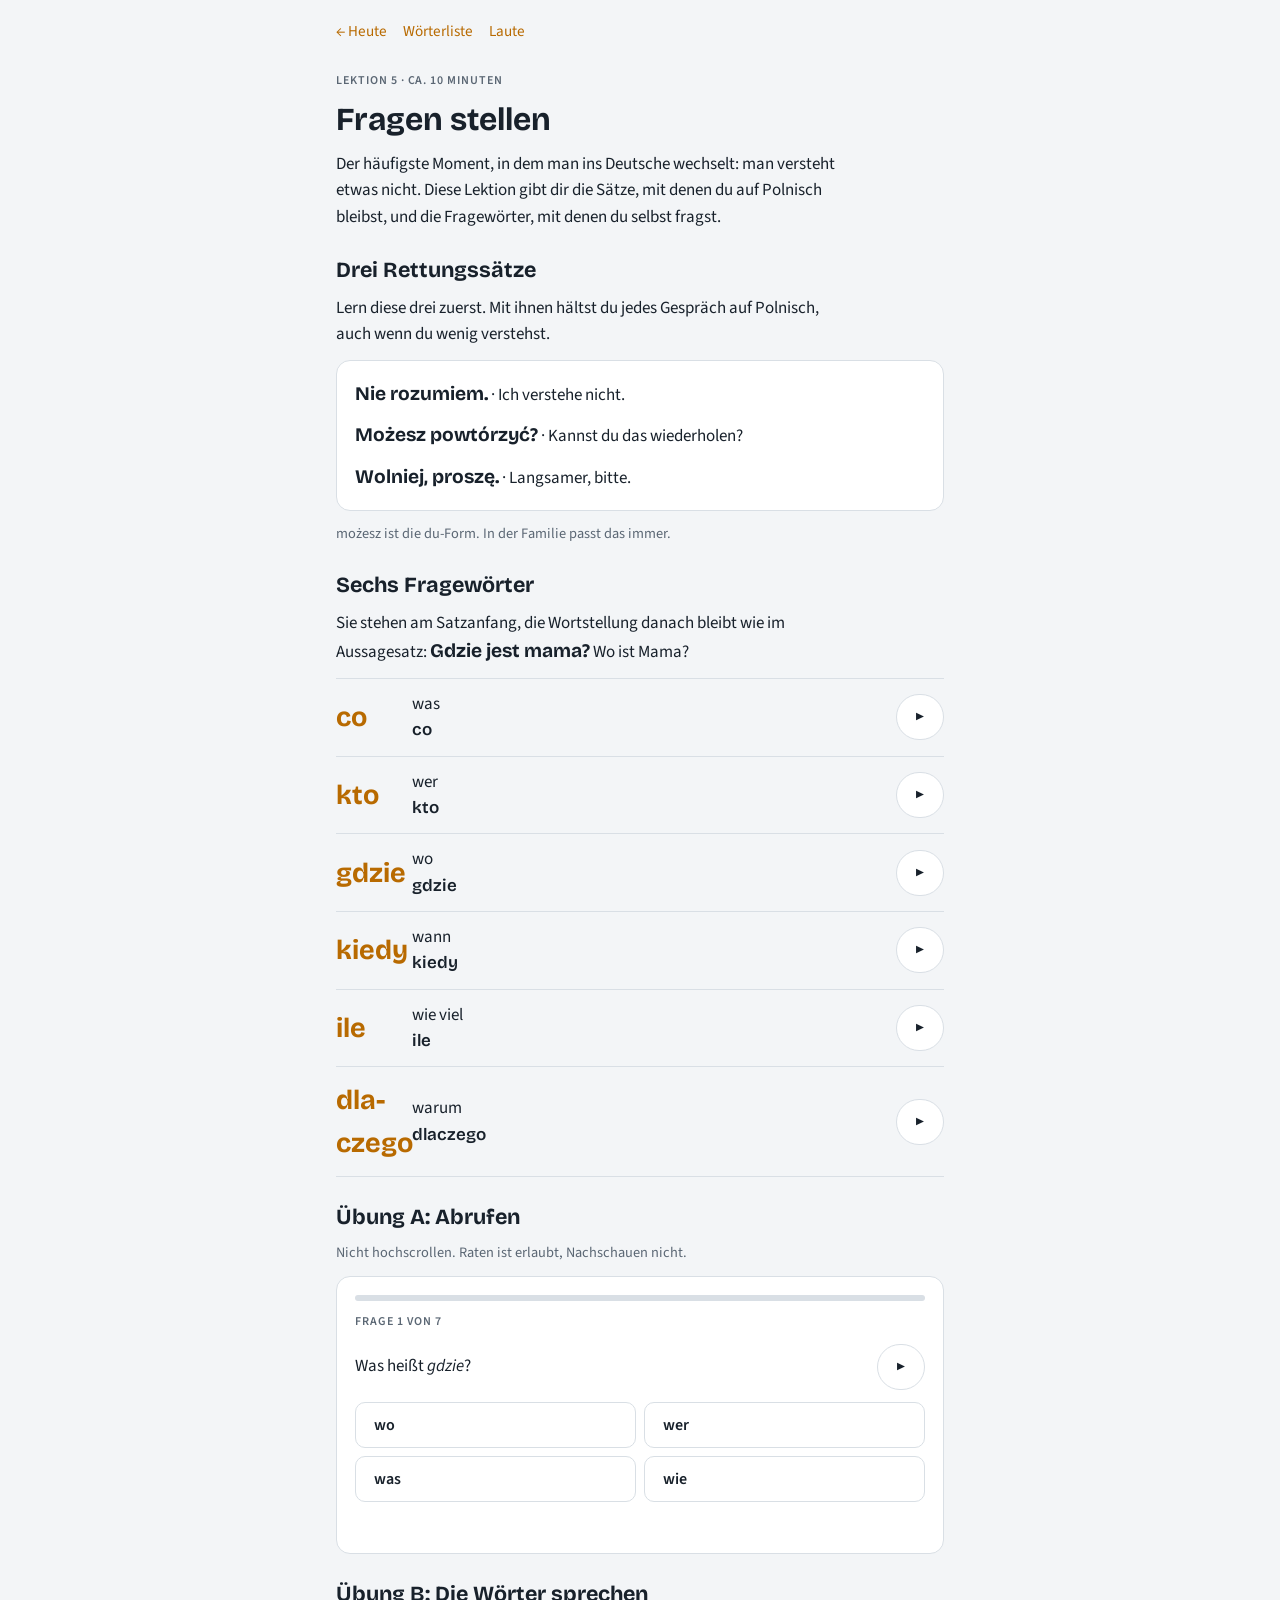
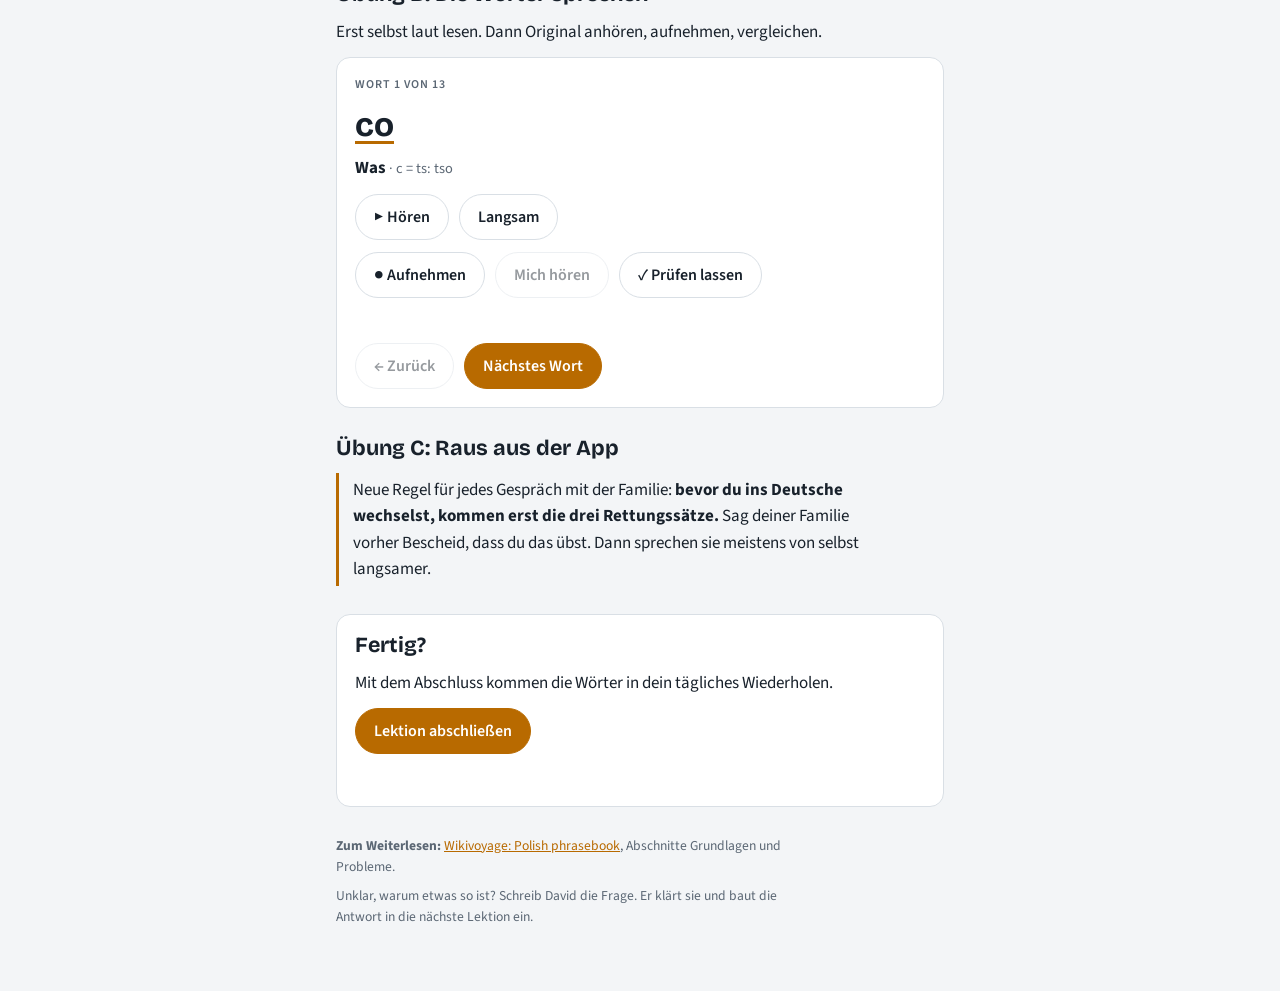
<file: lessons/0005-fragen.html>
<!doctype html>
<html lang="de">
<head>
<meta charset="utf-8">
<meta name="viewport" content="width=device-width, initial-scale=1, viewport-fit=cover">
<title>Lektion 5: Fragen stellen</title>
<link rel="apple-touch-icon" href="../assets/icon-180.png">
<link rel="icon" type="image/png" href="../assets/icon-180.png">
<link rel="stylesheet" href="../assets/style.css">
</head>
<body>
<main class="wrap">
  <nav class="nav"><a href="../index.html">← Heute</a><a href="../reference/woerter.html">Wörterliste</a><a href="../reference/laute.html">Laute</a></nav>

  <header class="stack">
    <p class="eyebrow">Lektion 5 · ca. 10 Minuten</p>
    <h1>Fragen stellen</h1>
    <p>Der häufigste Moment, in dem man ins Deutsche wechselt: man versteht etwas nicht. Diese Lektion gibt dir die Sätze, mit denen du auf Polnisch bleibst, und die Fragewörter, mit denen du selbst fragst.</p>
  </header>

  <section class="stack">
    <h2>Drei Rettungssätze</h2>
    <p>Lern diese drei zuerst. Mit ihnen hältst du jedes Gespräch auf Polnisch, auch wenn du wenig verstehst.</p>
    <div class="panel">
      <p><span class="pl-sm">Nie rozumiem.</span> · Ich verstehe nicht.</p>
      <p><span class="pl-sm">Możesz powtórzyć?</span> · Kannst du das wiederholen?</p>
      <p><span class="pl-sm">Wolniej, proszę.</span> · Langsamer, bitte.</p>
    </div>
    <p class="small muted">możesz ist die du-Form. In der Familie passt das immer.</p>
  </section>

  <section class="stack">
    <h2>Sechs Fragewörter</h2>
    <p>Sie stehen am Satzanfang, die Wortstellung danach bleibt wie im Aussagesatz: <span class="pl-sm">Gdzie jest mama?</span> Wo ist Mama?</p>
    <div class="sounds" id="qw"></div>
  </section>

  <section class="stack">
    <h2>Übung A: Abrufen</h2>
    <p class="small muted">Nicht hochscrollen. Raten ist erlaubt, Nachschauen nicht.</p>
    <div class="panel" id="quiz"></div>
  </section>

  <section class="stack">
    <h2>Übung B: Die Wörter sprechen</h2>
    <p>Erst selbst laut lesen. Dann Original anhören, aufnehmen, vergleichen.</p>
    <div class="panel" id="words"></div>
  </section>

  <section class="stack">
    <h2>Übung C: Raus aus der App</h2>
    <div class="callout"><p>Neue Regel für jedes Gespräch mit der Familie: <b>bevor du ins Deutsche wechselst, kommen erst die drei Rettungssätze.</b> Sag deiner Familie vorher Bescheid, dass du das übst. Dann sprechen sie meistens von selbst langsamer.</p></div>
  </section>

  <section class="panel stack">
    <h2>Fertig?</h2>
    <p>Mit dem Abschluss kommen die Wörter in dein tägliches Wiederholen.</p>
    <div class="row"><button type="button" class="primary" id="done">Lektion abschließen</button></div>
    <p class="feedback ok" id="done-msg"></p>
  </section>

  <footer>
    <p><b>Zum Weiterlesen:</b> <a href="https://en.wikivoyage.org/wiki/Polish_phrasebook" target="_blank" rel="noopener">Wikivoyage: Polish phrasebook</a>, Abschnitte Grundlagen und Probleme.</p>
    <p>Unklar, warum etwas so ist? Schreib David die Frage. Er klärt sie und baut die Antwort in die nächste Lektion ein.</p>
  </footer>
</main>

<script src="../assets/content.js"></script>
<script src="../assets/core.js"></script>
<script src="../assets/lesson.js"></script>
<script>
(function () {
  PL.soundRows("qw", [["co", "was", "co", ""], ["kto", "wer", "kto", ""], ["gdzie", "wo", "gdzie", ""], ["kiedy", "wann", "kiedy", ""], ["ile", "wie viel", "ile", ""], ["dla­czego", "warum", "dlaczego", ""]]);
  PL.lesson({ id: "0005", quiz: [
 {
  "prompt": "Was heißt <i>gdzie</i>?",
  "options": [
   "wo",
   "wer",
   "was",
   "wie"
  ],
  "answer": 0,
  "why": "gdzie = wo.",
  "audio": "gdzie"
 },
 {
  "prompt": "Was heißt <i>kiedy</i>?",
  "options": [
   "wer",
   "wann",
   "warum",
   "wie viel"
  ],
  "answer": 1,
  "why": "kiedy = wann.",
  "audio": "kiedy"
 },
 {
  "prompt": "Was heißt <i>ile</i>?",
  "options": [
   "was",
   "wo",
   "wie viel",
   "wer"
  ],
  "answer": 2,
  "why": "ile = wie viel. Ile masz lat? Wie viele Jahre hast du?",
  "audio": "ile"
 },
 {
  "prompt": "Was heißt <i>dlaczego</i>?",
  "options": [
   "wann",
   "wo",
   "was",
   "warum"
  ],
  "answer": 3,
  "why": "dlaczego = warum.",
  "audio": "dlaczego"
 },
 {
  "prompt": "Was heißt <i>kto</i>?",
  "options": [
   "wer",
   "wo",
   "wie",
   "wann"
  ],
  "answer": 0,
  "why": "kto = wer.",
  "audio": "kto"
 },
 {
  "prompt": "Oma redet zu schnell. Was sagst du?",
  "options": [
   "Co słychać?",
   "Wolniej, proszę.",
   "Ile masz lat?",
   "Dziękuję."
  ],
  "answer": 1,
  "why": "Wolniej, proszę: langsamer, bitte."
 },
 {
  "prompt": "Du hast einen Satz nicht verstanden.",
  "options": [
   "Co to jest?",
   "Nie mam.",
   "Nie rozumiem.",
   "Jestem z Niemiec."
  ],
  "answer": 2,
  "why": "Nie rozumiem, und gleich danach: Możesz powtórzyć?"
 }
] });
})();
</script>
</body>
</html>
</file>
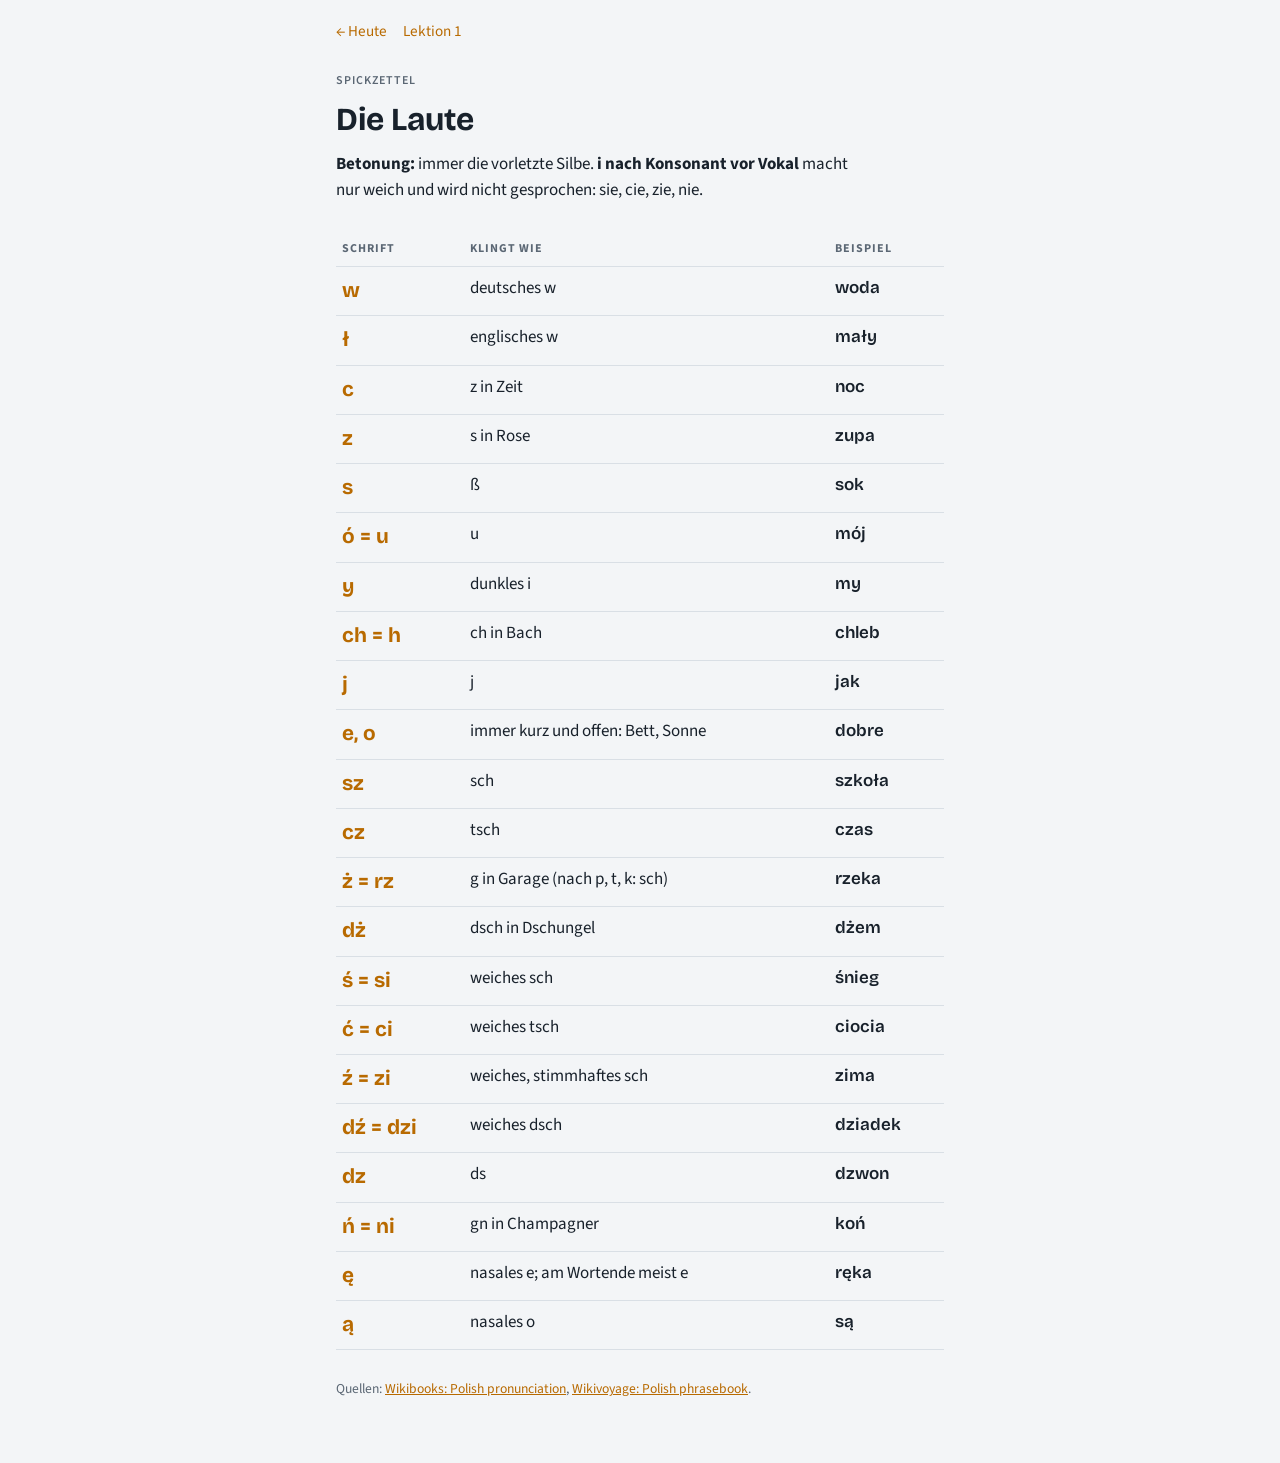
<file: reference/laute.html>
<!doctype html>
<html lang="de">
<head>
<meta charset="utf-8">
<meta name="viewport" content="width=device-width, initial-scale=1, viewport-fit=cover">
<title>Spickzettel: Die Laute</title>
<link rel="apple-touch-icon" href="../assets/icon-180.png">
<link rel="icon" type="image/png" href="../assets/icon-180.png">
<link rel="stylesheet" href="../assets/style.css">
<style>
  table { width: 100%; border-collapse: collapse; }
  th, td { text-align: left; padding: 8px 6px; border-bottom: 1px solid var(--line); vertical-align: top; }
  th { font-size: .75rem; letter-spacing: .08em; text-transform: uppercase; color: var(--muted); }
  td:first-child { font-family: var(--display); font-weight: 700; font-size: 1.3rem; color: var(--amber); white-space: nowrap; }
  td.ex { font-family: var(--display); font-weight: 600; white-space: nowrap; }
  .tbl { overflow-x: auto; }
</style>
</head>
<body>
<main class="wrap">
  <nav class="nav"><a href="../index.html">← Heute</a><a href="../lessons/0001-die-laute.html">Lektion 1</a></nav>
  <header class="stack">
    <p class="eyebrow">Spickzettel</p>
    <h1>Die Laute</h1>
    <p><b>Betonung:</b> immer die vorletzte Silbe. <b>i nach Konsonant vor Vokal</b> macht nur weich und wird nicht gesprochen: sie, cie, zie, nie.</p>
  </header>

  <div class="tbl"><table>
    <thead><tr><th>Schrift</th><th>Klingt wie</th><th>Beispiel</th></tr></thead>
    <tbody>
      <tr><td>w</td><td>deutsches w</td><td class="ex">woda</td></tr>
      <tr><td>ł</td><td>englisches w</td><td class="ex">mały</td></tr>
      <tr><td>c</td><td>z in Zeit</td><td class="ex">noc</td></tr>
      <tr><td>z</td><td>s in Rose</td><td class="ex">zupa</td></tr>
      <tr><td>s</td><td>ß</td><td class="ex">sok</td></tr>
      <tr><td>ó = u</td><td>u</td><td class="ex">mój</td></tr>
      <tr><td>y</td><td>dunkles i</td><td class="ex">my</td></tr>
      <tr><td>ch = h</td><td>ch in Bach</td><td class="ex">chleb</td></tr>
      <tr><td>j</td><td>j</td><td class="ex">jak</td></tr>
      <tr><td>e, o</td><td>immer kurz und offen: Bett, Sonne</td><td class="ex">dobre</td></tr>
      <tr><td>sz</td><td>sch</td><td class="ex">szkoła</td></tr>
      <tr><td>cz</td><td>tsch</td><td class="ex">czas</td></tr>
      <tr><td>ż = rz</td><td>g in Garage (nach p, t, k: sch)</td><td class="ex">rzeka</td></tr>
      <tr><td>dż</td><td>dsch in Dschungel</td><td class="ex">dżem</td></tr>
      <tr><td>ś = si</td><td>weiches sch</td><td class="ex">śnieg</td></tr>
      <tr><td>ć = ci</td><td>weiches tsch</td><td class="ex">ciocia</td></tr>
      <tr><td>ź = zi</td><td>weiches, stimmhaftes sch</td><td class="ex">zima</td></tr>
      <tr><td>dź = dzi</td><td>weiches dsch</td><td class="ex">dziadek</td></tr>
      <tr><td>dz</td><td>ds</td><td class="ex">dzwon</td></tr>
      <tr><td>ń = ni</td><td>gn in Champagner</td><td class="ex">koń</td></tr>
      <tr><td>ę</td><td>nasales e; am Wortende meist e</td><td class="ex">ręka</td></tr>
      <tr><td>ą</td><td>nasales o</td><td class="ex">są</td></tr>
    </tbody>
  </table></div>

  <footer>
    <p>Quellen: <a href="https://en.wikibooks.org/wiki/Polish/Polish_pronunciation">Wikibooks: Polish pronunciation</a>,
      <a href="https://en.wikivoyage.org/wiki/Polish_phrasebook">Wikivoyage: Polish phrasebook</a>.</p>
  </footer>
</main>
</body>
</html>
</file>
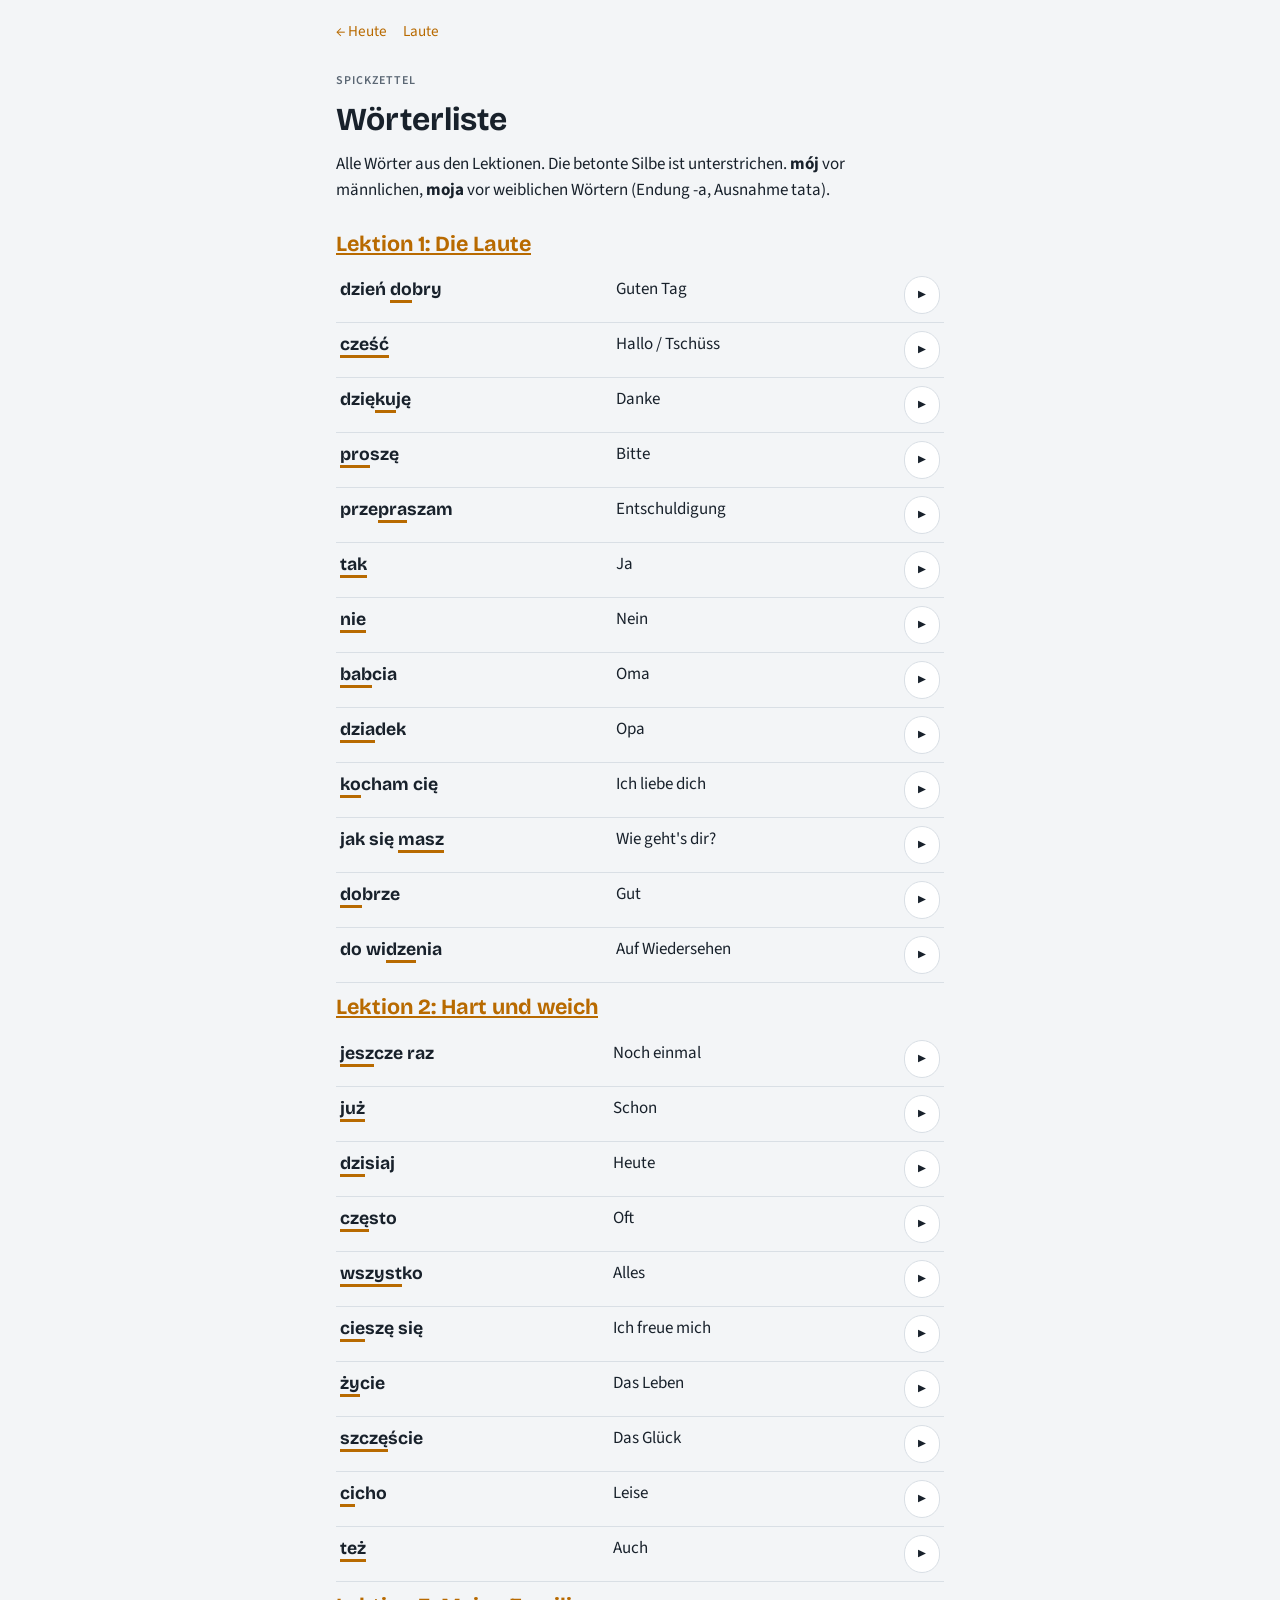
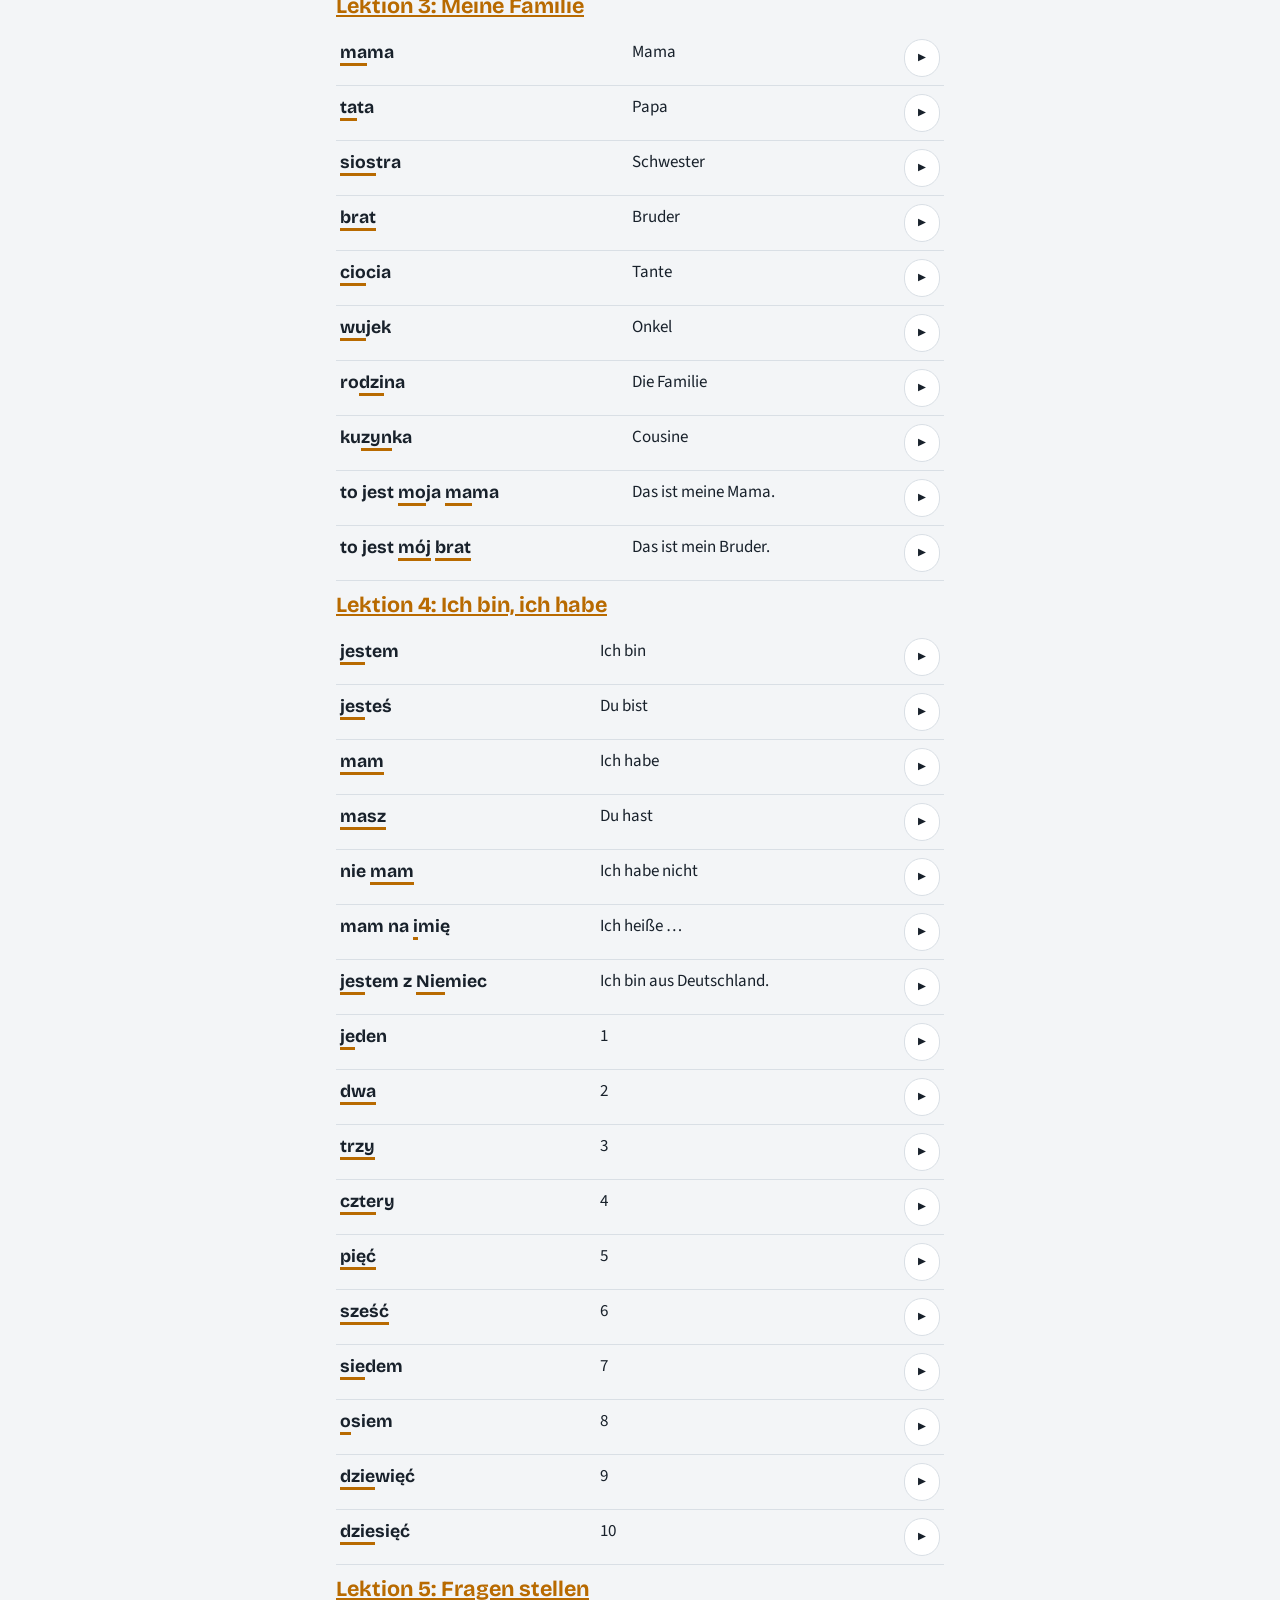
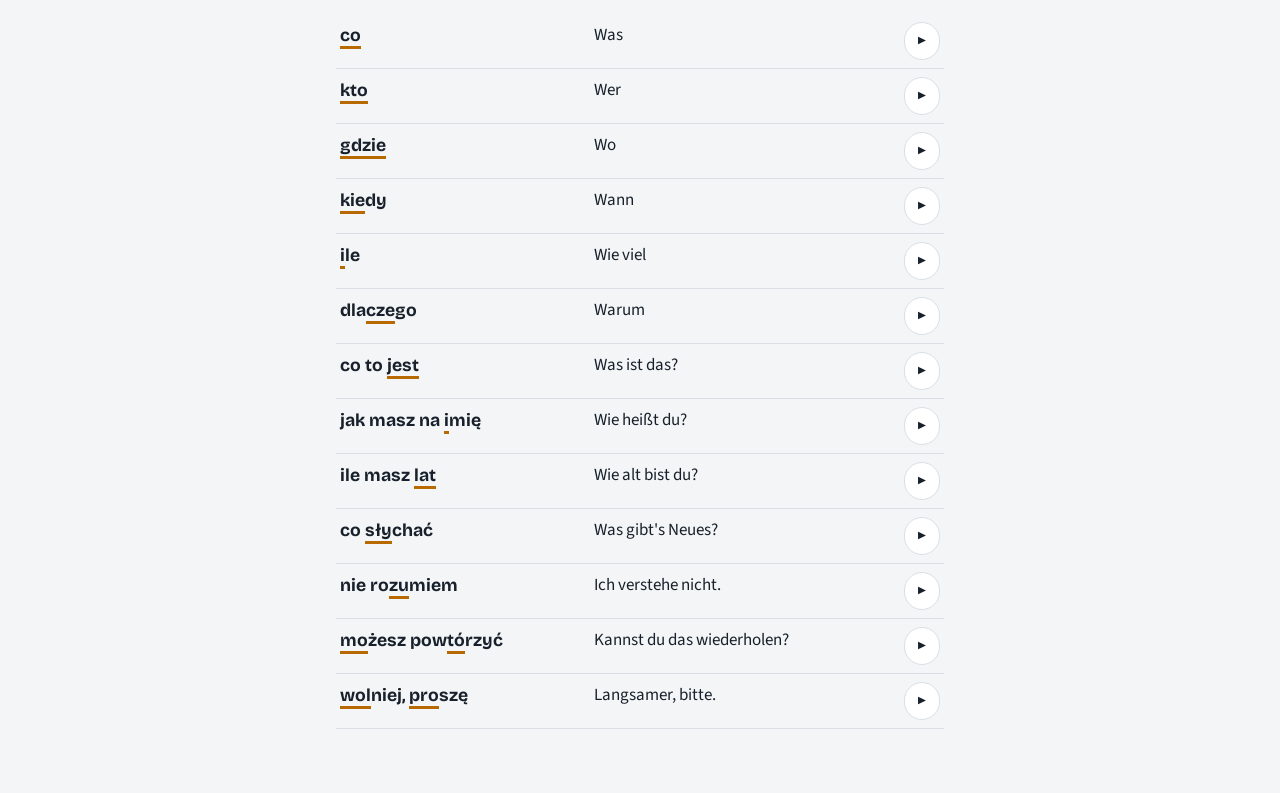
<file: reference/woerter.html>
<!doctype html>
<html lang="de">
<head>
<meta charset="utf-8">
<meta name="viewport" content="width=device-width, initial-scale=1, viewport-fit=cover">
<title>Wörterliste Polnisch</title>
<link rel="apple-touch-icon" href="../assets/icon-180.png">
<link rel="icon" type="image/png" href="../assets/icon-180.png">
<link rel="stylesheet" href="../assets/style.css">
<style>
  table { width: 100%; border-collapse: collapse; }
  td { padding: 8px 4px; border-bottom: 1px solid var(--line); vertical-align: top; }
  td.pl-cell { font-family: var(--display); font-weight: 700; font-size: 1.1rem; }
  td.play { width: 52px; text-align: right; }
  td.play button { min-height: 38px; padding: 6px 12px; }
  .tbl { overflow-x: auto; }
</style>
</head>
<body>
<main class="wrap">
  <nav class="nav"><a href="../index.html">← Heute</a><a href="laute.html">Laute</a></nav>
  <header class="stack">
    <p class="eyebrow">Spickzettel</p>
    <h1>Wörterliste</h1>
    <p>Alle Wörter aus den Lektionen. Die betonte Silbe ist unterstrichen. <b>mój</b> vor männlichen, <b>moja</b> vor weiblichen Wörtern (Endung -a, Ausnahme tata).</p>
  </header>
  <div id="list" class="stack"></div>
</main>
<script src="../assets/content.js"></script>
<script src="../assets/core.js"></script>
<script>
(function () {
  const { el, say, stressed } = PL;
  const box = document.getElementById("list");
  LESSONS.forEach((l) => {
    const tb = el("tbody");
    l.cards.forEach((id) => {
      const c = CARDS[id];
      tb.append(el("tr", {},
        el("td", { class: "pl-cell" }, stressed(c.syl)),
        el("td", {}, c.de),
        el("td", { class: "play" }, el("button", { type: "button", "aria-label": c.pl + " anhören", onclick: () => say(c.pl) }, "▶"))));
    });
    box.append(el("section", { class: "stack" },
      el("h2", {}, el("a", { href: "../" + l.href }, "Lektion " + Number(l.id) + ": " + l.title)),
      el("div", { class: "tbl" }, el("table", {}, tb))));
  });
})();
</script>
</body>
</html>
</file>
<file: assets/style.css>
/* Layout: one narrow column, phone first. Polish words set big in the display face,
   German explanations quiet in the text face. Accent: Baltic amber (bursztyn). */
@import url("https://fonts.googleapis.com/css2?family=Bricolage+Grotesque:opsz,wght@12..96,500;12..96,700&family=Source+Sans+3:wght@400;600&display=swap");

:root {
  --bg: #f3f5f7;
  --surface: #ffffff;
  --ink: #18212b;
  --muted: #5b6774;
  --line: #d9dfe5;
  --amber: #b86a00;
  --amber-soft: #fbecd3;
  --good: #1f7a4d;
  --good-soft: #def2e7;
  --bad: #b3261e;
  --bad-soft: #fbe2df;
  --display: "Bricolage Grotesque", "Avenir Next", system-ui, sans-serif;
  --text: "Source Sans 3", "Helvetica Neue", system-ui, sans-serif;
  --radius: 14px;
  color-scheme: light;
}
@media (prefers-color-scheme: dark) {
  :root:not([data-theme="light"]) {
    --bg: #11161c; --surface: #1a2129; --ink: #e8edf2; --muted: #9aa6b2; --line: #2c3540;
    --amber: #f0a43a; --amber-soft: #3a2c16; --good: #5cc98f; --good-soft: #17352a;
    --bad: #f08a80; --bad-soft: #3d1e1b; color-scheme: dark;
  }
}
:root[data-theme="dark"] {
  --bg: #11161c; --surface: #1a2129; --ink: #e8edf2; --muted: #9aa6b2; --line: #2c3540;
  --amber: #f0a43a; --amber-soft: #3a2c16; --good: #5cc98f; --good-soft: #17352a;
  --bad: #f08a80; --bad-soft: #3d1e1b; color-scheme: dark;
}

* { box-sizing: border-box; }
[hidden] { display: none !important; }
html { -webkit-text-size-adjust: 100%; }
body {
  margin: 0;
  background: var(--bg);
  color: var(--ink);
  font: 17px/1.55 var(--text);
  padding-top: env(safe-area-inset-top, 0px);
  padding-bottom: env(safe-area-inset-bottom, 0px);
}
.wrap {
  max-width: 640px;
  margin: 0 auto;
  padding-block: 20px 64px;
  padding-left: max(16px, env(safe-area-inset-left, 0px));
  padding-right: max(16px, env(safe-area-inset-right, 0px));
  display: grid;
  gap: 28px;
}
h1, h2, h3 { font-family: var(--display); line-height: 1.15; text-wrap: balance; margin: 0; }
h1 { font-size: 2rem; font-weight: 700; }
h2 { font-size: 1.35rem; font-weight: 700; }
h3 { font-size: 1.05rem; font-weight: 700; }
p { margin: 0; max-width: 65ch; }
a { color: var(--amber); }
.stack { display: grid; gap: 12px; }
.eyebrow { font-size: .75rem; letter-spacing: .08em; text-transform: uppercase; color: var(--muted); font-weight: 600; }
.muted { color: var(--muted); }
.small { font-size: .9rem; }

.nav { display: flex; gap: 16px; flex-wrap: wrap; font-size: .95rem; }
.nav a { text-decoration: none; }

.panel { background: var(--surface); border: 1px solid var(--line); border-radius: var(--radius); padding: 18px; display: grid; gap: 12px; }

.pl { font-family: var(--display); font-weight: 700; font-size: 2.1rem; line-height: 1.1; overflow-wrap: anywhere; }
.pl-sm { font-family: var(--display); font-weight: 700; font-size: 1.2rem; }
.stress { text-decoration: underline; text-decoration-color: var(--amber); text-decoration-thickness: 3px; text-underline-offset: 5px; }

button, .btn {
  font: 600 1rem/1 var(--text);
  border-radius: 999px;
  border: 1px solid var(--line);
  background: var(--surface);
  color: var(--ink);
  padding: 12px 18px;
  min-height: 46px;
  cursor: pointer;
  display: inline-flex; align-items: center; justify-content: center; gap: 8px;
  text-decoration: none;
  -webkit-tap-highlight-color: transparent;
}
button:focus-visible, .btn:focus-visible { outline: 3px solid var(--amber); outline-offset: 2px; }
button.primary, .btn.primary { background: var(--amber); border-color: var(--amber); color: #fff; }
:root[data-theme="dark"] button.primary { color: #1a1206; }
@media (prefers-color-scheme: dark) { :root:not([data-theme="light"]) button.primary, :root:not([data-theme="light"]) .btn.primary { color: #1a1206; } }
button[disabled] { opacity: .45; cursor: default; }
button.rec-on { background: var(--bad); border-color: var(--bad); color: #fff; }
.row { display: flex; gap: 10px; flex-wrap: wrap; align-items: center; }
.row > * { flex: 0 0 auto; }
.grow { flex: 1 1 auto !important; }

/* Sound table */
.sounds { display: grid; gap: 0; border-top: 1px solid var(--line); }
.sound { display: grid; grid-template-columns: 64px 1fr auto; gap: 12px; align-items: center; padding: 12px 0; border-bottom: 1px solid var(--line); }
.sound .letter { font-family: var(--display); font-weight: 700; font-size: 1.7rem; color: var(--amber); }
.sound .desc { min-width: 0; }
.sound .ex { font-family: var(--display); font-weight: 600; }

/* Quiz */
.q { display: grid; gap: 10px; }
.opts { display: grid; grid-template-columns: 1fr 1fr; gap: 8px; }
.opts button { border-radius: 10px; justify-content: flex-start; text-align: left; line-height: 1.25; }
.opts button.right { background: var(--good-soft); border-color: var(--good); color: var(--ink); }
.opts button.wrong { background: var(--bad-soft); border-color: var(--bad); color: var(--ink); }
.feedback { font-size: .95rem; min-height: 1.4em; }
.feedback.ok { color: var(--good); }
.feedback.no { color: var(--bad); }

.meter { height: 6px; background: var(--line); border-radius: 99px; overflow: hidden; }
.meter > i { display: block; height: 100%; background: var(--amber); width: 0; transition: width .3s; }

.stats { display: grid; grid-template-columns: repeat(3, 1fr); gap: 8px; }
.stat { display: grid; gap: 2px; }
.stat b { font-family: var(--display); font-size: 1.6rem; font-variant-numeric: tabular-nums; }
.stat span { font-size: .8rem; color: var(--muted); }

.callout { border-left: 3px solid var(--amber); padding: 4px 0 4px 14px; }
.cite { font-size: .8rem; vertical-align: super; text-decoration: none; }
footer { font-size: .85rem; color: var(--muted); display: grid; gap: 8px; }
textarea { width: 100%; font: inherit; border: 1px solid var(--line); border-radius: 10px; padding: 10px; background: var(--surface); color: var(--ink); min-height: 90px; }

@media (max-width: 420px) { .opts { grid-template-columns: 1fr; } .pl { font-size: 1.8rem; } }
@media (prefers-reduced-motion: reduce) { * { transition: none !important; } }
@media print {
  body { background: #fff; color: #000; font-size: 11pt; }
  .nav, button, .noprint { display: none !important; }
  .panel { border: 1px solid #ccc; }
}

/* Answer field: type or dictate */
input.answer { font: 600 1.15rem/1.2 var(--display); min-width: 0; border: 1px solid var(--line); border-radius: 10px; padding: 11px 12px; background: var(--surface); color: var(--ink); min-height: 46px; }
input.answer:focus { outline: 3px solid var(--amber); outline-offset: 1px; }
.row.nowrap { flex-wrap: nowrap; }
select { font: inherit; border: 1px solid var(--line); border-radius: 10px; padding: 10px; background: var(--surface); color: var(--ink); width: 100%; min-height: 46px; }.opts button.pl-opt { font-family: var(--display); font-weight: 700; font-size: 1.1rem; }
</file>
